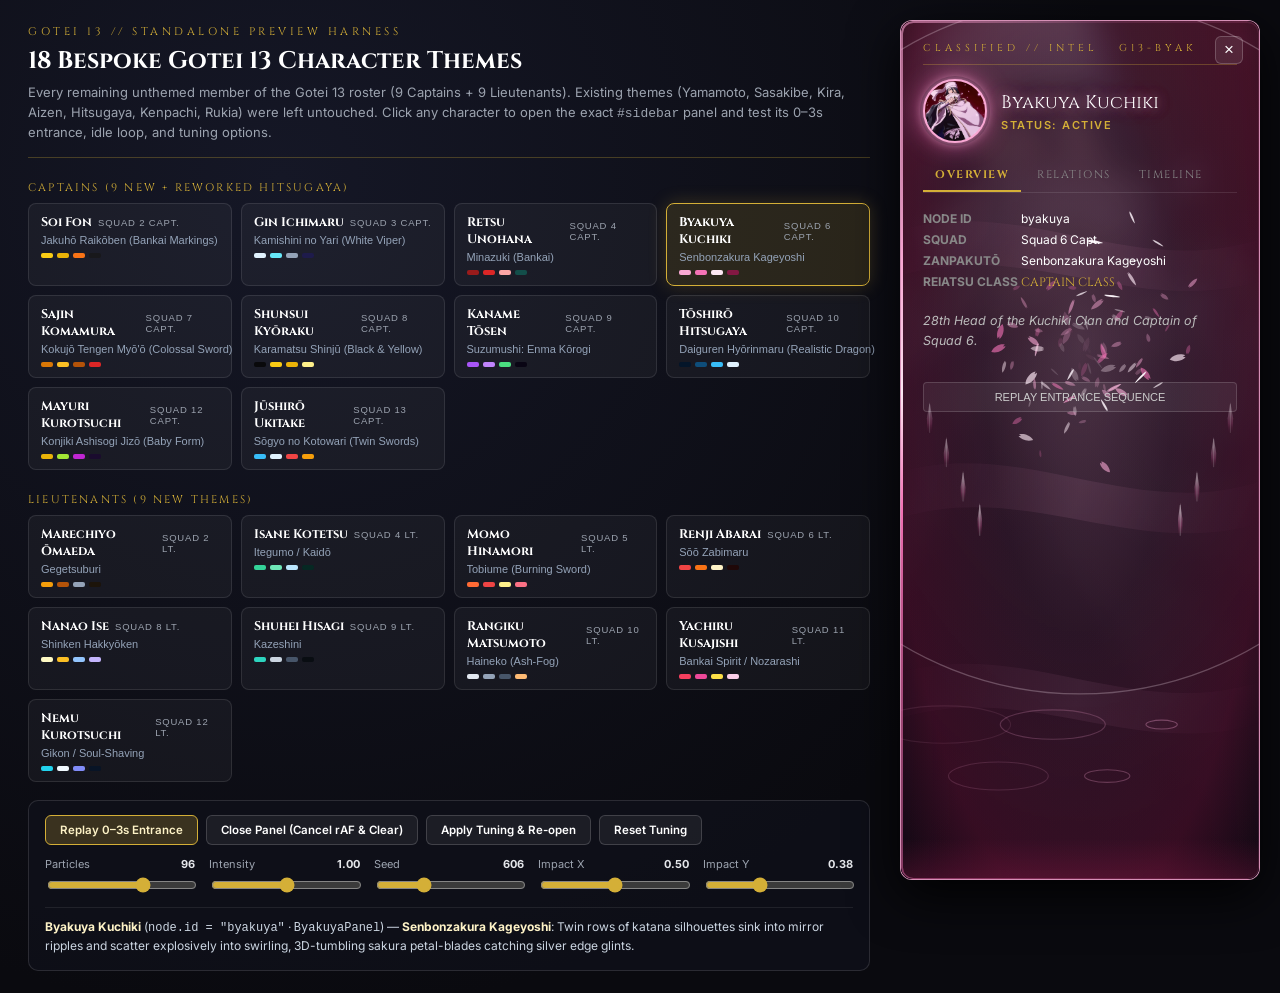
<file: demos/gotei13-demo.html>
<!DOCTYPE html>
<html lang="en">
<head>
  <meta charset="UTF-8" />
  <meta name="viewport" content="width=device-width, initial-scale=1.0" />
  <title>BLEACH — Gotei 13 Sidebar Theme Preview (18 New Themes)</title>
  <link rel="preconnect" href="https://fonts.googleapis.com" />
  <link rel="preconnect" href="https://fonts.gstatic.com" crossorigin />
  <link href="https://fonts.googleapis.com/css2?family=Cinzel:wght@600;700&family=Inter:wght@300;400;600&display=swap" rel="stylesheet" />

  <!-- All 18 newly crafted Gotei 13 + reworked Hitsugaya stylesheets -->
  <link rel="stylesheet" href="../panels/css/hitsugaya-panel.css" />
  <link rel="stylesheet" href="../panels/css/soifon-panel.css" />
  <link rel="stylesheet" href="../panels/css/omaeda-panel.css" />
  <link rel="stylesheet" href="../panels/css/gin-panel.css" />
  <link rel="stylesheet" href="../panels/css/unohana-panel.css" />
  <link rel="stylesheet" href="../panels/css/isane-panel.css" />
  <link rel="stylesheet" href="../panels/css/momo-panel.css" />
  <link rel="stylesheet" href="../panels/css/byakuya-panel.css" />
  <link rel="stylesheet" href="../panels/css/renji-panel.css" />
  <link rel="stylesheet" href="../panels/css/komamura-panel.css" />
  <link rel="stylesheet" href="../panels/css/shunsui-panel.css" />
  <link rel="stylesheet" href="../panels/css/nanao-panel.css" />
  <link rel="stylesheet" href="../panels/css/tosen-panel.css" />
  <link rel="stylesheet" href="../panels/css/hisagi-panel.css" />
  <link rel="stylesheet" href="../panels/css/rangiku-panel.css" />
  <link rel="stylesheet" href="../panels/css/yachiru-panel.css" />
  <link rel="stylesheet" href="../panels/css/mayuri-panel.css" />
  <link rel="stylesheet" href="../panels/css/nemu-panel.css" />
  <link rel="stylesheet" href="../panels/css/ukitake-panel.css" />

  <style>
    * { box-sizing: border-box; }
    body {
      margin: 0;
      min-height: 100vh;
      background: radial-gradient(circle at 22% 18%, #151726 0%, #0a0a0f 65%);
      color: #e5e7eb;
      font-family: 'Inter', sans-serif;
      display: flex;
      padding: 24px 410px 24px 28px;
    }

    /* Demo launcher panel (left) */
    .demo-shell {
      width: 100%;
      max-width: 900px;
      display: flex;
      flex-direction: column;
      gap: 18px;
    }
    .demo-header {
      border-bottom: 1px solid rgba(212, 175, 55, 0.28);
      padding-bottom: 14px;
    }
    .demo-kicker {
      font-family: 'Cinzel', serif;
      font-size: 11px;
      letter-spacing: 3.5px;
      color: #D4AF37;
      text-transform: uppercase;
      margin-bottom: 6px;
    }
    .demo-title {
      font-family: 'Cinzel', serif;
      font-size: 24px;
      margin: 0 0 6px 0;
      color: #fff;
    }
    .demo-sub {
      font-size: 13px;
      color: #9ca3af;
      margin: 0;
      line-height: 1.5;
    }

    .section-label {
      font-family: 'Cinzel', serif;
      font-size: 11px;
      letter-spacing: 2.2px;
      color: #D4AF37;
      text-transform: uppercase;
      margin: 4px 0 8px 0;
    }

    .roster-grid {
      display: grid;
      grid-template-columns: repeat(auto-fill, minmax(195px, 1fr));
      gap: 9px;
    }
    .char-btn {
      background: rgba(255, 255, 255, 0.04);
      border: 1px solid rgba(255, 255, 255, 0.10);
      border-radius: 8px;
      padding: 10px 12px;
      text-align: left;
      color: #e5e7eb;
      cursor: pointer;
      transition: all 0.2s ease;
      display: flex;
      flex-direction: column;
      gap: 3px;
    }
    .char-btn:hover {
      background: rgba(255, 255, 255, 0.09);
      border-color: rgba(212, 175, 55, 0.45);
      transform: translateY(-1px);
    }
    .char-btn.active {
      background: rgba(212, 175, 55, 0.14);
      border-color: #D4AF37;
      box-shadow: 0 0 18px rgba(212, 175, 55, 0.22);
    }
    .char-btn-top {
      display: flex;
      justify-content: space-between;
      align-items: center;
      gap: 6px;
    }
    .char-btn-name {
      font-family: 'Cinzel', serif;
      font-size: 12.5px;
      font-weight: 700;
      color: #fff;
    }
    .char-btn-squad {
      font-size: 9.5px;
      letter-spacing: 0.8px;
      color: #9ca3af;
      text-transform: uppercase;
    }
    .char-btn-power {
      font-size: 11px;
      color: #94a3b8;
      white-space: nowrap;
      overflow: hidden;
      text-overflow: ellipsis;
    }
    .swatch-row {
      display: flex;
      gap: 4px;
      margin-top: 4px;
    }
    .swatch {
      width: 12px;
      height: 5px;
      border-radius: 2px;
    }

    /* Live controls + brief card */
    .control-card {
      background: rgba(15, 16, 26, 0.82);
      border: 1px solid rgba(255, 255, 255, 0.12);
      border-radius: 10px;
      padding: 14px 16px;
      display: flex;
      flex-direction: column;
      gap: 12px;
    }
    .btn-row {
      display: flex;
      flex-wrap: wrap;
      gap: 8px;
    }
    .ctrl-btn {
      background: rgba(255, 255, 255, 0.06);
      border: 1px solid rgba(255, 255, 255, 0.16);
      color: #fff;
      font-family: 'Inter', sans-serif;
      font-size: 11.5px;
      font-weight: 600;
      padding: 7px 14px;
      border-radius: 6px;
      cursor: pointer;
      transition: all 0.2s;
    }
    .ctrl-btn:hover { background: rgba(212, 175, 55, 0.25); border-color: #D4AF37; }
    .ctrl-btn.primary { background: rgba(212, 175, 55, 0.22); border-color: #D4AF37; color: #fef3c7; }

    .tuning-grid {
      display: grid;
      grid-template-columns: repeat(auto-fit, minmax(150px, 1fr));
      gap: 10px 14px;
    }
    .tune-field {
      display: flex;
      flex-direction: column;
      gap: 4px;
      font-size: 11px;
      color: #9ca3af;
    }
    .tune-field label {
      display: flex;
      justify-content: space-between;
    }
    .tune-field strong { color: #e5e7eb; }
    .tune-field input[type="range"] { width: 100%; accent-color: #D4AF37; }
    .brief-box {
      font-size: 12px;
      color: #cbd5e1;
      line-height: 1.55;
      border-top: 1px solid rgba(255, 255, 255, 0.08);
      padding-top: 10px;
    }
    .brief-box strong { color: #fef3c7; }

    /* =====================================================================
       EXACT #sidebar layout & typography copied faithfully from index.html
       ===================================================================== */
    #sidebar {
      position: fixed;
      top: 20px;
      bottom: 20px;
      right: -420px;
      width: 360px;
      background: rgba(10, 10, 16, 0.92);
      border: 1px solid rgba(255, 255, 255, 0.15);
      border-radius: 12px;
      box-shadow: 0 15px 50px rgba(0, 0, 0, 0.9);
      z-index: 30;
      display: flex;
      flex-direction: column;
      gap: 0;
      transition: right 0.38s cubic-bezier(0.16, 1, 0.3, 1), border-color 0.35s ease, box-shadow 0.35s ease;
      overflow: hidden;
      backdrop-filter: blur(18px);
      -webkit-backdrop-filter: blur(18px);
    }
    #sidebar.open { right: 20px; }
    #sidebar-bg {
      position: absolute; top: 0; left: 0; right: 0; bottom: 0;
      background-size: cover; background-position: center 25%;
      background-repeat: no-repeat; z-index: 0;
      transition: background-image 0.4s ease, opacity 0.4s ease;
      opacity: 0.35; filter: blur(12px) saturate(1.3) brightness(0.8);
      transform: scale(1.1); pointer-events: none;
    }
    #sidebar-overlay {
      position: absolute; top: 0; left: 0; right: 0; bottom: 0;
      background: linear-gradient(to bottom, rgba(10, 10, 18, 0.4) 0%, rgba(10, 10, 18, 0.85) 40%, rgba(10, 10, 18, 0.98) 100%);
      z-index: 0; pointer-events: none;
    }
    #sidebar-content {
      padding: 20px 22px 35px 22px;
      height: 100%;
      overflow-y: auto;
      display: flex;
      flex-direction: column;
      position: relative;
      z-index: 2;
      scrollbar-width: thin;
      scrollbar-color: rgba(212, 175, 55, 0.5) rgba(15, 15, 25, 0.4);
    }
    .scroll-fade {
      position: absolute; bottom: 0; left: 0; right: 0; height: 40px;
      background: linear-gradient(to top, rgba(10, 10, 18, 0.95), transparent);
      pointer-events: none; z-index: 5;
      border-bottom-left-radius: 12px; border-bottom-right-radius: 12px;
    }
    #sidebar-close {
      position: absolute; top: 15px; right: 16px;
      background: rgba(255, 255, 255, 0.08);
      border: 1px solid rgba(255, 255, 255, 0.2);
      color: #fff; font-size: 17px; width: 28px; height: 28px;
      border-radius: 6px; cursor: pointer;
      display: flex; align-items: center; justify-content: center;
      transition: all 0.2s ease; z-index: 50;
    }
    #sidebar-close:hover { background: rgba(220, 38, 38, 0.45); border-color: #DC2626; }
    .sidebar-header-line {
      font-family: 'Cinzel', serif; color: #D4AF37; font-size: 10px; letter-spacing: 4px;
      margin-bottom: 14px; border-bottom: 1px solid rgba(212, 175, 55, 0.3); padding-bottom: 9px;
      padding-right: 40px; display: flex; justify-content: space-between; align-items: center;
    }
    .char-header { display: flex; align-items: center; gap: 14px; margin-bottom: 16px; }
    #s-avatar {
      width: 64px; height: 64px; border-radius: 50%;
      background-color: #0F1318; background-size: cover; background-position: center 20%;
      display: flex; align-items: center; justify-content: center;
      font-family: 'Cinzel', serif; font-size: 22px; font-weight: 700; color: #fff;
      border: 2px solid rgba(255, 255, 255, 0.2); box-shadow: 0 4px 20px rgba(0, 0, 0, 0.6);
      flex-shrink: 0; transition: all 0.3s cubic-bezier(0.16, 1, 0.3, 1);
    }
    .char-title-block { display: flex; flex-direction: column; justify-content: center; min-width: 0; }
    .char-name { font-family: 'Cinzel', serif; font-size: 18px; color: #fff; margin: 0 0 3px 0; }
    .char-meta { font-size: 11px; color: #D4AF37; text-transform: uppercase; letter-spacing: 1.5px; font-weight: 600; }
    .dossier-tabs { display: flex; border-bottom: 1px solid rgba(255, 255, 255, 0.1); margin-bottom: 15px; gap: 4px; }
    .tab-btn {
      background: transparent; border: none; border-bottom: 2px solid transparent;
      color: #888; font-family: 'Cinzel', serif; font-size: 11px; letter-spacing: 1.5px;
      padding: 8px 12px; cursor: pointer;
    }
    .tab-btn.active { color: #D4AF37; border-bottom-color: #D4AF37; font-weight: 700; }
    .char-desc { font-size: 12.5px; color: #bbb; line-height: 1.6; margin-bottom: 16px; font-style: italic; }
    .action-bar { display: flex; gap: 8px; margin-top: 15px; margin-bottom: 12px; }
    .action-btn {
      background: rgba(255, 255, 255, 0.06); border: 1px solid rgba(255, 255, 255, 0.15);
      color: #ccc; font-size: 11px; padding: 8px 14px; border-radius: 4px;
      cursor: pointer; width: 100%; display: flex; align-items: center; justify-content: center; gap: 6px;
    }
    .action-btn:hover { background: rgba(212, 175, 55, 0.25); border-color: #D4AF37; color: #fff; }

    @media (max-width: 820px) {
      body { padding: 16px 16px 600px 16px; }
      #sidebar { left: 16px; right: 16px; width: auto; top: auto; bottom: 16px; height: 540px; }
    }
  </style>
</head>
<body>
  <main class="demo-shell">
    <header class="demo-header">
      <div class="demo-kicker">Gotei 13 // Standalone Preview Harness</div>
      <h1 class="demo-title">18 Bespoke Gotei 13 Character Themes</h1>
      <p class="demo-sub">
        Every remaining unthemed member of the Gotei 13 roster (9 Captains + 9 Lieutenants).
        Existing themes (Yamamoto, Sasakibe, Kira, Aizen, Hitsugaya, Kenpachi, Rukia) were left untouched.
        Click any character to open the exact <code>#sidebar</code> panel and test its 0–3s entrance, idle loop, and tuning options.
      </p>
    </header>

    <section>
      <div class="section-label">Captains (9 New + Reworked Hitsugaya)</div>
      <div class="roster-grid" id="grid-captains"></div>
    </section>

    <section>
      <div class="section-label">Lieutenants (9 New Themes)</div>
      <div class="roster-grid" id="grid-lieutenants"></div>
    </section>

    <section class="control-card">
      <div class="btn-row">
        <button class="ctrl-btn primary" id="btn-replay">Replay 0–3s Entrance</button>
        <button class="ctrl-btn" id="btn-close">Close Panel (Cancel rAF &amp; Clear)</button>
        <button class="ctrl-btn" id="btn-apply">Apply Tuning &amp; Re-open</button>
        <button class="ctrl-btn" id="btn-reset">Reset Tuning</button>
      </div>
      <div class="tuning-grid">
        <div class="tune-field">
          <label><span>Particles</span><strong id="val-particles">48</strong></label>
          <input type="range" id="opt-particles" min="12" max="140" step="2" value="48" />
        </div>
        <div class="tune-field">
          <label><span>Intensity</span><strong id="val-intensity">1.00</strong></label>
          <input type="range" id="opt-intensity" min="0.4" max="1.6" step="0.05" value="1.0" />
        </div>
        <div class="tune-field">
          <label><span>Seed</span><strong id="val-seed">606</strong></label>
          <input type="range" id="opt-seed" min="1" max="2000" step="1" value="606" />
        </div>
        <div class="tune-field">
          <label><span>Impact X</span><strong id="val-ix">0.50</strong></label>
          <input type="range" id="opt-ix" min="0.1" max="0.9" step="0.02" value="0.50" />
        </div>
        <div class="tune-field">
          <label><span>Impact Y</span><strong id="val-iy">0.42</strong></label>
          <input type="range" id="opt-iy" min="0.1" max="0.9" step="0.02" value="0.42" />
        </div>
      </div>
      <div class="brief-box" id="brief-box">Select a character above to inspect its visual brief.</div>
    </section>
  </main>

  <!-- Exact #sidebar DOM matching index.html -->
  <div id="sidebar">
    <div id="sidebar-bg"></div>
    <div id="sidebar-overlay"></div>
    <div class="scroll-fade"></div>
    <div id="sidebar-content">
      <button id="sidebar-close" title="Close dossier">&times;</button>
      <div class="sidebar-header-line">
        <span>CLASSIFIED // INTEL</span>
        <span id="s-id-code">G13-06</span>
      </div>
      <div class="char-header">
        <div class="char-avatar" id="s-avatar">BK</div>
        <div class="char-title-block">
          <div class="char-name" id="s-name">Select Character</div>
          <div class="char-meta" id="s-meta">STATUS: ACTIVE</div>
        </div>
      </div>
      <div class="dossier-tabs">
        <button class="tab-btn active">OVERVIEW</button>
        <button class="tab-btn">RELATIONS</button>
        <button class="tab-btn">TIMELINE</button>
      </div>
      <div style="font-size: 12px; margin-bottom: 18px; color: rgba(255,255,255,0.72); line-height: 1.75;">
        <div><strong style="color:#888; display:inline-block; width:95px;">NODE ID</strong> <span id="s-node-id" style="color:#fff;">—</span></div>
        <div><strong style="color:#888; display:inline-block; width:95px;">SQUAD</strong> <span id="s-squad" style="color:#fff;">—</span></div>
        <div><strong style="color:#888; display:inline-block; width:95px;">ZANPAKUTŌ</strong> <span id="s-zanpakuto" style="color:#fff;">—</span></div>
        <div><strong style="color:#888; display:inline-block; width:95px;">REIATSU CLASS</strong> <span id="s-tier" style="color:#D4AF37; font-family:'Cinzel', serif;">CAPTAIN CLASS</span></div>
      </div>
      <div class="char-desc" id="s-desc">Select any Gotei 13 member from the left to preview their animated sidebar effect.</div>
      <div class="action-bar">
        <button class="action-btn" id="btn-sidebar-replay">REPLAY ENTRANCE SEQUENCE</button>
      </div>
    </div>
  </div>

  <!-- All 18 newly crafted Gotei 13 + reworked Hitsugaya scripts -->
  <script src="../panels/js/hitsugaya-panel.js"></script>
  <script src="../panels/js/soifon-panel.js"></script>
  <script src="../panels/js/omaeda-panel.js"></script>
  <script src="../panels/js/gin-panel.js"></script>
  <script src="../panels/js/unohana-panel.js"></script>
  <script src="../panels/js/isane-panel.js"></script>
  <script src="../panels/js/momo-panel.js"></script>
  <script src="../panels/js/byakuya-panel.js"></script>
  <script src="../panels/js/renji-panel.js"></script>
  <script src="../panels/js/komamura-panel.js"></script>
  <script src="../panels/js/shunsui-panel.js"></script>
  <script src="../panels/js/nanao-panel.js"></script>
  <script src="../panels/js/tosen-panel.js"></script>
  <script src="../panels/js/hisagi-panel.js"></script>
  <script src="../panels/js/rangiku-panel.js"></script>
  <script src="../panels/js/yachiru-panel.js"></script>
  <script src="../panels/js/mayuri-panel.js"></script>
  <script src="../panels/js/nemu-panel.js"></script>
  <script src="../panels/js/ukitake-panel.js"></script>

  <script>
    (function () {
      'use strict';

      const CHARACTERS = [
        // Captains (10 — 9 new + reworked Hitsugaya)
        { id: 'soi_fon',   role: 'captain', squad: 'Squad 2 Capt.', name: 'Soi Fon', initials: 'SF', api: 'SoifonPanel', img: '../assets/portraits/Soi Fon.jpg', zanpakuto: 'Jakuhō Raikōben (Bankai Markings)', palette: ['#facc15', '#eab308', '#f97316', '#18181b'], defaults: { particles: 46, intensity: 1.0, seed: 202, impact: [0.50, 0.46] }, desc: 'Captain of Squad 2 and Commander-in-Chief of the Onmitsukidō. Master of Hakuda and Shunpo.', brief: 'Bold black-and-gold Bankai hornet stripe bands, grand Hōmonka hornet marking & segmented lock-on reticle detonate under an incoming Jakuhō Raikōben missile strike.' },
        { id: 'gin',       role: 'captain', squad: 'Squad 3 Capt.', name: 'Gin Ichimaru', initials: 'GI', api: 'GinPanel', img: '../assets/portraits/Gin Ichimaru.jpg', zanpakuto: 'Kamishini no Yari (White Viper)', palette: ['#e0f2fe', '#67e8f9', '#94a3b8', '#1e1b4b'], defaults: { particles: 54, intensity: 1.0, seed: 303, impact: [0.50, 0.38] }, desc: 'Former Captain of Squad 3 wielding the supersonic extending blade Kamishini no Yari.', brief: 'Hypnotic cyan slit snake eyes open in the dark, unleashing a Mach-500 fang-strike as an articulated white-silver spectral viper coils across the backdrop shedding venomous Korose dust.' },
        { id: 'unohana',   role: 'captain', squad: 'Squad 4 Capt.', name: 'Retsu Unohana', initials: 'RU', api: 'UnohanaPanel', img: '../assets/portraits/Unohana.jpg', zanpakuto: 'Minazuki (Bankai)', palette: ['#991b1b', '#dc2626', '#fca5a5', '#134e4a'], defaults: { particles: 46, intensity: 1.0, seed: 404, impact: [0.50, 0.45] }, desc: 'Captain of Squad 4, supreme healer of Soul Society, and secretly Yachiru Unohana, the First Kenpachi.', brief: 'Serene Squad 4 jade-teal healing aura splits open under a diagonal crimson katana arc as viscous dark-red Minazuki blood-acid tides surge upward.' },
        { id: 'byakuya',   role: 'captain', squad: 'Squad 6 Capt.', name: 'Byakuya Kuchiki', initials: 'BK', api: 'ByakuyaPanel', img: '../assets/portraits/Byakuya Kuchiki.jpg', zanpakuto: 'Senbonzakura Kageyoshi', palette: ['#f9a8d4', '#f472b6', '#fce7f3', '#831843'], defaults: { particles: 96, intensity: 1.0, seed: 606, impact: [0.50, 0.38] }, desc: '28th Head of the Kuchiki Clan and Captain of Squad 6.', brief: 'Twin rows of katana silhouettes sink into mirror ripples and scatter explosively into swirling, 3D-tumbling sakura petal-blades catching silver edge glints.' },
        { id: 'komamura',  role: 'captain', squad: 'Squad 7 Capt.', name: 'Sajin Komamura', initials: 'SK', api: 'KomamuraPanel', img: '../assets/portraits/Sajin Komamura.jpg', zanpakuto: "Kokujō Tengen Myō'ō (Colossal Sword)", palette: ['#d97706', '#fbbf24', '#b45309', '#dc2626'], defaults: { particles: 50, intensity: 1.0, seed: 707, impact: [0.54, 0.82] }, desc: 'Former Captain of Squad 7 who wields a colossal armored samurai Bankai and Dangai Jōe.', brief: 'Kokujō Tengen Myō\'ō\'s towering greatsword crashes straight down into the floor, shattering molten gold fissures outward while levitating stone rubble & Dangai Jōe embers rise.' },
        { id: 'shunsui',   role: 'captain', squad: 'Squad 8 Capt.', name: 'Shunsui Kyōraku', initials: 'SK', api: 'ShunsuiPanel', img: '../assets/portraits/Shunsui Kyōraku.jpg', zanpakuto: 'Karamatsu Shinjū (Black & Yellow)', palette: ['#09090b', '#facc15', '#eab308', '#fef08a'], defaults: { particles: 48, intensity: 1.0, seed: 808, impact: [0.50, 0.42] }, desc: 'Captain of Squad 8 and later Captain-Commander of the Gotei 13.', brief: 'Stark black-and-yellow Bankai stage: pitch-black Kageoni shadow tendrils & abyssal water ripples pierced by luminous imperial-yellow Act IV fate-threads and drifting gold autumn petals.' },
        { id: 'tosen',     role: 'captain', squad: 'Squad 9 Capt.', name: 'Kaname Tōsen', initials: 'KT', api: 'TosenPanel', img: '../assets/portraits/Kaname Tōsen.jpg', zanpakuto: 'Suzumushi: Enma Kōrogi', palette: ['#a855f7', '#c084fc', '#4ade80', '#090514'], defaults: { particles: 44, intensity: 1.0, seed: 909, impact: [0.50, 0.42] }, desc: 'Former Captain of Squad 9 wielding acoustic blade Suzumushi and the pitch-void dome Enma Kōrogi.', brief: 'Pitch-black sensory dome expands with a sharp violet ping, giving way to rhythmic cricket-stridulation sonar waves and orbiting spectral Benihikō needle-blades.' },
        { id: 'hitsugaya', role: 'captain', squad: 'Squad 10 Capt.', name: 'Tōshirō Hitsugaya', initials: 'TH', api: 'HitsugayaPanel', img: '../assets/panels/Hitsugaya Dragon.jpg', zanpakuto: 'Daiguren Hyōrinmaru (Realistic Dragon)', palette: ['#041529', '#0e4d7a', '#38bdf8', '#e0f2fe'], defaults: { particles: 48, intensity: 1.0, seed: 10, impact: [0.42, 0.34] }, desc: 'Prodigious Captain of Squad 10 wielding Hyōrinmaru, the strongest ice-element Zanpakutō.', brief: 'Sculpted glacial-sapphire Ice Dragon modeled on Hitsugaya Dragon.jpg: faceted crystalline wings with frost-veined membranes, spiked ice-crown head with blazing white eyes, coiled tail & frost breath.' },
        { id: 'mayuri',    role: 'captain', squad: 'Squad 12 Capt.', name: 'Mayuri Kurotsuchi', initials: 'MK', api: 'MayuriPanel', img: '../assets/portraits/Mayuri Kurotsuchi.jpg', zanpakuto: 'Konjiki Ashisogi Jizō (Baby Form)', palette: ['#eab308', '#a3e635', '#c026d3', '#1a0b2e'], defaults: { particles: 56, intensity: 1.0, seed: 1212, impact: [0.50, 0.50] }, desc: 'Macabre scientist and Captain of Squad 12, 2nd President of the S.R.D.I.', brief: 'Giant golden caterpillar-baby Bankai rises out of volumetric violet-chartreuse poison mist with a turning golden halo, eerie glowing staring eyes, chest blades & exhaling toxic clouds.' },
        { id: 'ukitake',   role: 'captain', squad: 'Squad 13 Capt.', name: 'Jūshirō Ukitake', initials: 'JU', api: 'UkitakePanel', img: '../assets/portraits/Jūshirō Ukitake.jpg', zanpakuto: 'Sōgyo no Kotowari (Twin Swords)', palette: ['#38bdf8', '#e0f2fe', '#ef4444', '#f59e0b'], defaults: { particles: 44, intensity: 1.0, seed: 1313, impact: [0.50, 0.50] }, desc: 'Beloved Captain of Squad 13 wielding twin-blade Sōgyo no Kotowari and host to Mimihagi.', brief: 'Twin reverse-hooked Sōgyo no Kotowari blades unsheathe diagonally from behind the center, linked by a swaying crimson cord with 5 glowing ofuda charms channeling cerulean spirit energy.' },

        // Lieutenants (9)
        { id: 'omaeda',   role: 'lt', squad: 'Squad 2 Lt.', name: 'Marechiyo Ōmaeda', initials: 'MŌ', api: 'OmaedaPanel', img: '../assets/portraits/Marechiyo Ōmaeda.jpg', zanpakuto: 'Gegetsuburi', palette: ['#f59e0b', '#b45309', '#94a3b8', '#1c140a'], defaults: { particles: 40, intensity: 1.0, seed: 212, impact: [0.62, 0.68] }, desc: 'Affluent Lieutenant of Squad 2 and Patrol Unit Commander.', brief: 'Spiked iron Gegetsuburi flail swings down on a forged chain, detonating concentric brass-gold shock-rings before settling into a heavy pendulum sway.' },
        { id: 'isane',    role: 'lt', squad: 'Squad 4 Lt.', name: 'Isane Kotetsu', initials: 'IK', api: 'IsanePanel', img: '../assets/portraits/Isane Kotetsu.jpg', zanpakuto: 'Itegumo / Kaidō', palette: ['#34d399', '#6ee7b7', '#bae6fd', '#062823'], defaults: { particles: 44, intensity: 1.0, seed: 414, impact: [0.50, 0.46] }, desc: 'Devoted Lieutenant (later Captain) of Squad 4 and master of restorative Kaidō.', brief: 'Triple silver Itegumo blade-glints fan apart as soft jade-mint Kaidō healing waves and medical cross-runes float upward through pastel snow-cloud wisps.' },
        { id: 'momo',     role: 'lt', squad: 'Squad 5 Lt.', name: 'Momo Hinamori', initials: 'MH', api: 'MomoPanel', img: '../assets/portraits/Momo Hinamori.jpg', zanpakuto: 'Tobiume (Burning Sword)', palette: ['#ff6b35', '#ef4444', '#fef08a', '#fb7185'], defaults: { particles: 56, intensity: 1.0, seed: 505, impact: [0.62, 0.56] }, desc: 'Lieutenant of Squad 5 wielding the scorching three-pronged fire-blade Tobiume.', brief: 'Tobiume\'s forked three-pronged blade ignites white-hot hilt-to-tip with licking flame veils, launching fireballs directly off its burning prongs into scorched 5-ray bursts.' },
        { id: 'renji',    role: 'lt', squad: 'Squad 6 Lt.', name: 'Renji Abarai', initials: 'RA', api: 'RenjiPanel', img: '../assets/portraits/Renji Abarai.jpg', zanpakuto: 'Sōō Zabimaru', palette: ['#ef4444', '#f97316', '#fef3c7', '#1f0808'], defaults: { particles: 46, intensity: 1.0, seed: 616, impact: [0.50, 0.44] }, desc: 'Fierce Lieutenant of Squad 6 wielding articulated bone-whip Zabimaru.', brief: 'Segmented ivory-crimson Zabimaru whip cracks across impact with beast-claw streaks, coiling into a breathing skeletal spine amid vermilion-orange sparks.' },
        { id: 'nanao',    role: 'lt', squad: 'Squad 8 Lt.', name: 'Nanao Ise', initials: 'NI', api: 'NanaoPanel', img: '../assets/portraits/Nanao Ise.jpg', zanpakuto: 'Shinken Hakkyōken', palette: ['#fef9c3', '#fbbf24', '#93c5fd', '#c4b5fd'], defaults: { particles: 40, intensity: 1.0, seed: 818, impact: [0.50, 0.38] }, desc: 'Methodical Lieutenant of Squad 8 (later Squad 1) and sole wielder of the sacred mirror sword.', brief: 'Eight golden octagonal mirror facets lock into a Bakudō lattice and refract pure white divine light outward into eight shimmering prismatic shafts.' },
        { id: 'hisagi',   role: 'lt', squad: 'Squad 9 Lt.', name: 'Shuhei Hisagi', initials: 'SH', api: 'HisagiPanel', img: '../assets/portraits/Shuhei Hisagi.jpg', zanpakuto: 'Kazeshini', palette: ['#2dd4bf', '#cbd5e1', '#475569', '#090d12'], defaults: { particles: 40, intensity: 1.0, seed: 969, impact: [0.50, 0.46] }, desc: 'Lieutenant of Squad 9 wielding twin chained reaper-scythes Kazeshini.', brief: 'Twin double-bladed Kazeshini pinwheel scythes clash sparks at center, then orbit on opposite arcs linked by a swaying black-iron chain amidst teal wind trails.' },
        { id: 'rangiku',  role: 'lt', squad: 'Squad 10 Lt.', name: 'Rangiku Matsumoto', initials: 'RM', api: 'RangikuPanel', img: '../assets/portraits/Rangiku Matsumoto.jpg', zanpakuto: 'Haineko (Ash-Fog)', palette: ['#e2e8f0', '#94a3b8', '#475569', '#fdba74'], defaults: { particles: 56, intensity: 1.0, seed: 1010, impact: [0.50, 0.46] }, desc: 'Free-spirited Lieutenant of Squad 10 whose blade dissolves into billowing razor-ash fog.', brief: 'Silver blade vaporizes tip-to-hilt into 3 parallax tiers of volumetric rolling ash-fog banks, punctuated by suspended silver ash specks and silent blade glints slicing through the mist.' },
        { id: 'yachiru',  role: 'lt', squad: 'Squad 11 Lt.', name: 'Yachiru Kusajishi', initials: 'YK', api: 'YachiruPanel', img: '../assets/portraits/Yachiru Kusajishi.jpg', zanpakuto: 'Bankai Spirit / Nozarashi', palette: ['#f43f5e', '#ec4899', '#fde047', '#fbcfe8'], defaults: { particles: 54, intensity: 1.0, seed: 1111, impact: [0.50, 0.48] }, desc: 'Lieutenant of Squad 11 and the true manifested Bankai Spirit of Nozarashi.', brief: 'Yachiru\'s towering crimson-magenta Bankai Oni-Spirit ascends from the abyss with curved glowing horns, blazing golden feral eyes, undulating spirit flame-mane, and staggered spectral mimic slashes.' },
        { id: 'nemu',     role: 'lt', squad: 'Squad 12 Lt.', name: 'Nemu Kurotsuchi', initials: 'NK', api: 'NemuPanel', img: '../assets/portraits/Nemu Kurotsuchi.jpg', zanpakuto: 'Gikon / Soul-Shaving', palette: ['#22d3ee', '#f0f9ff', '#818cf8', '#081426'], defaults: { particles: 44, intensity: 1.0, seed: 1207, impact: [0.50, 0.40] }, desc: 'Artificial Soul (Nemuri VII) and Lieutenant of Squad 12 capable of explosive soul-shaving overdrive.', brief: 'Artificial-soul telemetry ring locks and fires cyan Mach rings along branching 45° bio-neural circuit filaments pulsing with white synaptic packets.' }
      ];

      const sidebar = document.getElementById('sidebar');
      const sidebarBg = document.getElementById('sidebar-bg');
      const sAvatar = document.getElementById('s-avatar');
      const sName = document.getElementById('s-name');
      const sIdCode = document.getElementById('s-id-code');
      const sNodeId = document.getElementById('s-node-id');
      const sSquad = document.getElementById('s-squad');
      const sZanpakuto = document.getElementById('s-zanpakuto');
      const sTier = document.getElementById('s-tier');
      const sDesc = document.getElementById('s-desc');
      const briefBox = document.getElementById('brief-box');

      const optParticles = document.getElementById('opt-particles');
      const optIntensity = document.getElementById('opt-intensity');
      const optSeed = document.getElementById('opt-seed');
      const optIx = document.getElementById('opt-ix');
      const optIy = document.getElementById('opt-iy');

      const instances = {};
      let activeChar = null;

      function attachOne(ch, customOpts) {
        const api = window[ch.api];
        if (!api || !api.attach) return null;
        if (instances[ch.id]) instances[ch.id].destroy();
        instances[ch.id] = api.attach(sidebar, customOpts || ch.defaults);
        return instances[ch.id];
      }

      // Pre-attach all 18 panels simultaneously (verifies zero CSS/DOM collision)
      CHARACTERS.forEach(ch => attachOne(ch));

      function closeAll() {
        CHARACTERS.forEach(ch => { if (instances[ch.id]) instances[ch.id].close(); });
      }

      function syncSliders(opts) {
        optParticles.value = opts.particles;
        optIntensity.value = opts.intensity;
        optSeed.value = opts.seed;
        optIx.value = opts.impact[0];
        optIy.value = opts.impact[1];
        updateSliderReadouts();
      }

      function updateSliderReadouts() {
        document.getElementById('val-particles').textContent = optParticles.value;
        document.getElementById('val-intensity').textContent = Number(optIntensity.value).toFixed(2);
        document.getElementById('val-seed').textContent = optSeed.value;
        document.getElementById('val-ix').textContent = Number(optIx.value).toFixed(2);
        document.getElementById('val-iy').textContent = Number(optIy.value).toFixed(2);
      }

      [optParticles, optIntensity, optSeed, optIx, optIy].forEach(inp =>
        inp.addEventListener('input', updateSliderReadouts)
      );

      function selectCharacter(ch, keepTuning) {
        activeChar = ch;
        closeAll();

        document.querySelectorAll('.char-btn').forEach(b =>
          b.classList.toggle('active', b.dataset.id === ch.id)
        );

        sName.textContent = ch.name;
        sIdCode.textContent = 'G13-' + ch.id.toUpperCase().slice(0, 4);
        sNodeId.textContent = ch.id;
        sSquad.textContent = ch.squad;
        sZanpakuto.textContent = ch.zanpakuto;
        sTier.textContent = ch.role === 'captain' ? 'CAPTAIN CLASS' : 'LIEUTENANT CLASS';
        sDesc.textContent = ch.desc;

        sAvatar.textContent = '';
        sAvatar.style.backgroundImage = "url('" + encodeURI(ch.img) + "')";
        sidebarBg.style.backgroundImage = "url('" + encodeURI(ch.img) + "')";
        sidebarBg.style.opacity = '0.38';

        if (!keepTuning) syncSliders(ch.defaults);

        briefBox.innerHTML =
          '<strong>' + ch.name + '</strong> (<code>node.id = "' + ch.id + '"</code> · <code>' + ch.api + '</code>) — ' +
          '<strong>' + ch.zanpakuto + '</strong>: ' + ch.brief;

        sidebar.classList.add('open');
        if (instances[ch.id]) instances[ch.id].open();
      }

      // Build selector grids
      const capGrid = document.getElementById('grid-captains');
      const ltGrid = document.getElementById('grid-lieutenants');
      CHARACTERS.forEach(ch => {
        const btn = document.createElement('button');
        btn.className = 'char-btn';
        btn.dataset.id = ch.id;
        btn.innerHTML =
          '<div class="char-btn-top"><span class="char-btn-name">' + ch.name + '</span><span class="char-btn-squad">' + ch.squad + '</span></div>' +
          '<div class="char-btn-power">' + ch.zanpakuto + '</div>' +
          '<div class="swatch-row">' + ch.palette.map(c => '<span class="swatch" style="background:' + c + '"></span>').join('') + '</div>';
        btn.addEventListener('click', () => selectCharacter(ch, false));
        (ch.role === 'captain' ? capGrid : ltGrid).appendChild(btn);
      });

      function replayActive() {
        if (!activeChar) return;
        sidebar.classList.add('open');
        if (instances[activeChar.id]) instances[activeChar.id].open();
      }

      document.getElementById('btn-replay').addEventListener('click', replayActive);
      document.getElementById('btn-sidebar-replay').addEventListener('click', replayActive);

      function closeSidebar() {
        closeAll();
        sidebar.classList.remove('open');
      }
      document.getElementById('btn-close').addEventListener('click', closeSidebar);
      document.getElementById('sidebar-close').addEventListener('click', closeSidebar);

      document.getElementById('btn-apply').addEventListener('click', () => {
        if (!activeChar) return;
        const custom = {
          particles: Number(optParticles.value),
          intensity: Number(optIntensity.value),
          seed: Number(optSeed.value),
          impact: [Number(optIx.value), Number(optIy.value)]
        };
        attachOne(activeChar, custom);
        selectCharacter(activeChar, true);
      });

      document.getElementById('btn-reset').addEventListener('click', () => {
        if (!activeChar) return;
        attachOne(activeChar, activeChar.defaults);
        selectCharacter(activeChar, false);
      });

      // Open Byakuya initially on load
      selectCharacter(CHARACTERS.find(c => c.id === 'byakuya'), false);
    })();
  </script>
</body>
</html>
</file>
<file: panels/css/hitsugaya-panel.css>
/* ==========================================================================
   hitsugaya-panel.css - Tōshirō Hitsugaya (Daiguren Hyōrinmaru / 氷輪丸)
   Realistic glacial-sapphire sculpted Ice Dragon modeled on Hitsugaya's
   dragon art: faceted crystalline wings with internal frost veins, spiked
   ice-crown head with blazing white eyes, coiled tail, frost breath & snow.
   ========================================================================== */
@property --hg-angle { syntax: '<angle>'; inherits: false; initial-value: 0deg; }
@property --hg-r { syntax: '<percentage>'; inherits: false; initial-value: 0%; }

:where(.hitsugaya-panel) { position: relative; overflow: hidden; }
.hg-layer { position: absolute; inset: 0; border-radius: inherit; pointer-events: none; opacity: 0; }

/* Sub-zero deep sapphire glacial atmospheric wash (behind content) */
.hg-wash {
  z-index: 1;
  background:
    radial-gradient(ellipse at var(--hg-ix, 42%) var(--hg-iy, 34%), rgba(56, 189, 248, 0.22), rgba(14, 116, 144, 0.16) 40%, rgba(4, 21, 41, 0.72) 84%, transparent 100%),
    linear-gradient(to bottom, rgba(34, 167, 216, 0.10) 0%, rgba(8, 47, 73, 0.22) 50%, rgba(2, 10, 24, 0.78) 100%);
  -webkit-mask-image: radial-gradient(ellipse at var(--hg-ix, 42%) var(--hg-iy, 34%), #000 var(--hg-r), transparent calc(var(--hg-r) + 36%));
          mask-image: radial-gradient(ellipse at var(--hg-ix, 42%) var(--hg-iy, 34%), #000 var(--hg-r), transparent calc(var(--hg-r) + 36%));
}
.hitsugaya-panel.hg-open .hg-wash {
  opacity: 1;
  animation: hg-wash-spread 1.35s cubic-bezier(.16, 1, .3, 1) both;
}
@keyframes hg-wash-spread { from { --hg-r: 0%; } to { --hg-r: 100%; } }

/* Dynamic 60 FPS Realistic Glacial Ice Dragon Canvas (behind text) */
.hg-canvas {
  z-index: 1;
  width: 100%;
  height: 100%;
  transition: opacity 0.55s cubic-bezier(.16, 1, .3, 1);
}
.hitsugaya-panel.hg-open .hg-canvas { opacity: 1; }

/* Cold blinding eye-ignition frost flash (thin, low-opacity, pointer-events: none) */
.hg-flash {
  z-index: 6;
  background: radial-gradient(circle at var(--hg-ix, 42%) var(--hg-iy, 34%), rgba(240, 249, 255, 0.58), rgba(56, 189, 248, 0.24) 20%, transparent 52%);
  transform-origin: var(--hg-ix, 42%) var(--hg-iy, 34%);
}
.hitsugaya-panel.hg-open .hg-flash {
  animation: hg-glacier-flash 1.25s ease-out 0.45s both;
}
@keyframes hg-glacier-flash {
  0%   { opacity: 0; transform: scale(0.5); }
  24%  { opacity: 0.80; transform: scale(1.06); }
  100% { opacity: 0; transform: scale(1.42); }
}

/* Authentic Ice Hanko Seal with "氷輪丸" (Hyōrinmaru) */
.hg-seal {
  z-index: 3;
  inset: auto;
  width: 44px;
  height: 44px;
  pointer-events: none;
  transform: translate(-50%, -50%) scale(0);
}
.hitsugaya-panel.hg-open .hg-seal {
  animation: hg-seal-stamp 0.65s cubic-bezier(.2, .9, .3, 1.3) 0.85s both;
}
@keyframes hg-seal-stamp {
  0%   { opacity: 0; transform: translate(-50%, -50%) scale(2.2) rotate(22deg); }
  62%  { opacity: 0.92; transform: translate(-50%, -50%) scale(0.94) rotate(-2deg); }
  100% { opacity: 0.88; transform: translate(-50%, -50%) scale(1) rotate(0deg); }
}

/* Rotating glacial-sapphire & diamond-white border glint (6s) */
.hg-ring {
  z-index: 7;
  padding: 1.5px;
  background: conic-gradient(from var(--hg-angle),
    rgba(56, 189, 248, 0.14) 0 46%,
    #0284c7 62%, #38bdf8 72%, #f0f9ff 80%, #7dd3fc 90%,
    rgba(56, 189, 248, 0.14) 100%);
  -webkit-mask: linear-gradient(#000 0 0) content-box, linear-gradient(#000 0 0);
  -webkit-mask-composite: xor;
          mask: linear-gradient(#000 0 0) content-box exclude, linear-gradient(#000 0 0);
  transition: opacity 0.55s ease;
}
.hitsugaya-panel.hg-open .hg-ring {
  opacity: 1;
  animation: hg-spin 6s linear infinite;
}
@keyframes hg-spin { to { --hg-angle: 360deg; } }

/* Existing sidebar hooks */
.hitsugaya-panel.hg-open {
  border-color: rgba(125, 211, 252, 0.90) !important;
  animation: hg-pulse 3s infinite ease-in-out;
}
@keyframes hg-pulse {
  0%, 100% { box-shadow: 0 0 32px rgba(56, 189, 248, 0.38), inset 0 0 24px rgba(14, 165, 233, 0.16); }
  50%      { box-shadow: 0 0 50px rgba(56, 189, 248, 0.66), inset 0 0 34px rgba(224, 242, 254, 0.24); }
}
.hitsugaya-panel.hg-open #s-avatar {
  border-color: #e0f2fe !important;
  box-shadow: 0 0 24px rgba(56, 189, 248, 0.95), 0 0 14px rgba(2, 132, 199, 0.78), 0 0 0 3px rgba(2, 10, 24, 0.88) !important;
}
.hitsugaya-panel.hg-open .char-name {
  text-shadow: 0 0 12px rgba(125, 211, 252, 0.82), 0 0 24px rgba(2, 132, 199, 0.55);
}
.hitsugaya-panel.hg-open .scroll-fade {
  background: linear-gradient(to top, rgba(6, 32, 58, 0.56), transparent);
}

@media (prefers-reduced-motion: reduce) {
  .hg-flash { display: none; }
  .hitsugaya-panel.hg-open,
  .hitsugaya-panel.hg-open .hg-wash,
  .hitsugaya-panel.hg-open .hg-ring,
  .hitsugaya-panel.hg-open .hg-seal { animation: none !important; }
  .hitsugaya-panel.hg-open .hg-wash { --hg-r: 100%; opacity: 0.92; }
  .hitsugaya-panel.hg-open .hg-seal { opacity: 0.85; transform: translate(-50%, -50%) scale(1); }
}
</file>
<file: panels/css/soifon-panel.css>
/* ==========================================================================
   soifon-panel.css - Soi Fon (Jakuhō Raikōben — Bankai Hornet Markings)
   Bold obsidian-and-gold Bankai warhead hornet stripe markings, etched
   Suzumebachi crest emblem, segmented Bankai lock-on reticle & golden blast.
   ========================================================================== */
@property --sf-angle { syntax: '<angle>'; inherits: false; initial-value: 0deg; }
@property --sf-r { syntax: '<percentage>'; inherits: false; initial-value: 0%; }

:where(.soifon-panel) { position: relative; overflow: hidden; }
.sf-layer { position: absolute; inset: 0; border-radius: inherit; pointer-events: none; opacity: 0; }

/* Onmitsukidō obsidian, hornet amber-gold & explosive Bankai wash (behind content) */
.sf-wash {
  z-index: 1;
  background:
    radial-gradient(ellipse at var(--sf-ix, 50%) var(--sf-iy, 46%), rgba(250, 204, 21, 0.26), rgba(245, 158, 11, 0.14) 36%, rgba(18, 16, 12, 0.72) 78%, transparent 100%),
    linear-gradient(to bottom, rgba(250, 204, 21, 0.08) 0%, rgba(20, 18, 14, 0.30) 50%, rgba(9, 9, 11, 0.76) 100%);
  -webkit-mask-image: radial-gradient(ellipse at var(--sf-ix, 50%) var(--sf-iy, 46%), #000 var(--sf-r), transparent calc(var(--sf-r) + 32%));
          mask-image: radial-gradient(ellipse at var(--sf-ix, 50%) var(--sf-iy, 46%), #000 var(--sf-r), transparent calc(var(--sf-r) + 32%));
}
.soifon-panel.sf-open .sf-wash {
  opacity: 1;
  animation: sf-wash-in 1.2s cubic-bezier(.16, 1, .3, 1) both;
}
@keyframes sf-wash-in { from { --sf-r: 0%; } to { --sf-r: 100%; } }

/* Canvas: Jakuhō Raikōben hornet markings, Bankai lock-on reticle & blast rings */
.sf-canvas {
  z-index: 1;
  width: 100%;
  height: 100%;
  transition: opacity 0.4s ease;
}
.soifon-panel.sf-open .sf-canvas { opacity: 1; }

/* Explosive Jakuhō Raikōben Bankai detonation flash */
.sf-flash {
  z-index: 6;
  background: radial-gradient(circle at var(--sf-ix, 50%) var(--sf-iy, 46%), rgba(255, 253, 230, 0.68), rgba(250, 204, 21, 0.30) 20%, rgba(245, 158, 11, 0.14) 40%, transparent 60%);
  transform-origin: var(--sf-ix, 50%) var(--sf-iy, 46%);
}
.soifon-panel.sf-open .sf-flash {
  animation: sf-bankai-blast 1.35s ease-out 0.52s both;
}
@keyframes sf-bankai-blast {
  0%   { opacity: 0; transform: scale(0.45); }
  18%  { opacity: 0.88; transform: scale(1.08); }
  100% { opacity: 0; transform: scale(1.62); }
}

/* Rotating hornet-gold & obsidian-amber border glint (6s) */
.sf-ring {
  z-index: 7;
  padding: 1.5px;
  background: conic-gradient(from var(--sf-angle),
    rgba(250, 204, 21, 0.14) 0 44%,
    #18181b 56%, #eab308 66%, #fef9c3 76%, #f97316 86%, #34d399 94%,
    rgba(250, 204, 21, 0.14) 100%);
  -webkit-mask: linear-gradient(#000 0 0) content-box, linear-gradient(#000 0 0);
  -webkit-mask-composite: xor;
          mask: linear-gradient(#000 0 0) content-box exclude, linear-gradient(#000 0 0);
  transition: opacity 0.55s ease;
}
.soifon-panel.sf-open .sf-ring {
  opacity: 1;
  animation: sf-spin 6s linear infinite;
}
@keyframes sf-spin { to { --sf-angle: 360deg; } }

/* Existing sidebar hooks */
.soifon-panel.sf-open {
  border-color: rgba(250, 204, 21, 0.90) !important;
  animation: sf-pulse 3s infinite ease-in-out;
}
@keyframes sf-pulse {
  0%, 100% { box-shadow: 0 0 30px rgba(250, 204, 21, 0.38), inset 0 0 22px rgba(245, 158, 11, 0.12); }
  50%      { box-shadow: 0 0 48px rgba(250, 204, 21, 0.66), inset 0 0 32px rgba(254, 240, 138, 0.22); }
}
.soifon-panel.sf-open #s-avatar {
  border-color: #fde047 !important;
  box-shadow: 0 0 24px rgba(250, 204, 21, 0.92), 0 0 12px rgba(249, 115, 22, 0.55), 0 0 0 3px rgba(18, 18, 22, 0.90) !important;
}
.soifon-panel.sf-open .char-name {
  text-shadow: 0 0 12px rgba(250, 204, 21, 0.80), 0 0 22px rgba(245, 158, 11, 0.45);
}
.soifon-panel.sf-open .scroll-fade {
  background: linear-gradient(to top, rgba(66, 48, 8, 0.48), transparent);
}

@media (prefers-reduced-motion: reduce) {
  .sf-flash { display: none; }
  .soifon-panel.sf-open,
  .soifon-panel.sf-open .sf-wash,
  .soifon-panel.sf-open .sf-ring { animation: none !important; }
  .soifon-panel.sf-open .sf-wash { --sf-r: 100%; opacity: 0.92; }
}
</file>
<file: panels/css/omaeda-panel.css>
/* ==========================================================================
   omaeda-panel.css - Marechiyo Ōmaeda (Gegetsuburi / 五形頭)
   Swinging spiked iron wrecking-ball flail on a heavy chain, brass-gold
   kinetic shock-rings, and opulent cast-bronze metallic sparks.
   ========================================================================== */
@property --om-angle { syntax: '<angle>'; inherits: false; initial-value: 0deg; }
@property --om-r { syntax: '<percentage>'; inherits: false; initial-value: 0%; }

:where(.omaeda-panel) { position: relative; overflow: hidden; }
.om-layer { position: absolute; inset: 0; border-radius: inherit; pointer-events: none; opacity: 0; }

/* Heavy cast-bronze, opulent gold & forged-iron wash (behind content) */
.om-wash {
  z-index: 1;
  background:
    radial-gradient(ellipse at var(--om-ix, 62%) var(--om-iy, 68%), rgba(245, 158, 11, 0.24), rgba(180, 83, 9, 0.16) 40%, rgba(28, 20, 10, 0.68) 82%, transparent 100%),
    linear-gradient(to top, rgba(148, 163, 184, 0.10) 0%, rgba(180, 83, 9, 0.16) 46%, rgba(18, 13, 8, 0.66) 100%);
  -webkit-mask-image: radial-gradient(ellipse at var(--om-ix, 62%) var(--om-iy, 68%), #000 var(--om-r), transparent calc(var(--om-r) + 34%));
          mask-image: radial-gradient(ellipse at var(--om-ix, 62%) var(--om-iy, 68%), #000 var(--om-r), transparent calc(var(--om-r) + 34%));
}
.omaeda-panel.om-open .om-wash {
  opacity: 1;
  animation: om-wash-in 1.3s cubic-bezier(.16, 1, .3, 1) both;
}
@keyframes om-wash-in { from { --om-r: 0%; } to { --om-r: 100%; } }

/* Canvas: swinging Gegetsuburi flail & chain, impact rings, bronze-gold sparks */
.om-canvas {
  z-index: 1;
  width: 100%;
  height: 100%;
  transition: opacity 0.45s ease;
}
.omaeda-panel.om-open .om-canvas { opacity: 1; }

/* Heavy flail-slam brass flash at impact point */
.om-flash {
  z-index: 6;
  background: radial-gradient(circle at var(--om-ix, 62%) var(--om-iy, 68%), rgba(254, 243, 199, 0.56), rgba(245, 158, 11, 0.24) 22%, transparent 50%);
  transform-origin: var(--om-ix, 62%) var(--om-iy, 68%);
}
.omaeda-panel.om-open .om-flash {
  animation: om-slam-flash 1.0s ease-out 0.34s both;
}
@keyframes om-slam-flash {
  0%   { opacity: 0; transform: scale(0.5); }
  22%  { opacity: 0.80; transform: scale(1.06); }
  100% { opacity: 0; transform: scale(1.38); }
}

/* Rotating opulent gold & iron-steel border glint (6s) */
.om-ring {
  z-index: 7;
  padding: 1.5px;
  background: conic-gradient(from var(--om-angle),
    rgba(245, 158, 11, 0.14) 0 46%,
    #b45309 64%, #f59e0b 74%, #fef3c7 81%, #94a3b8 90%,
    rgba(245, 158, 11, 0.14) 100%);
  -webkit-mask: linear-gradient(#000 0 0) content-box, linear-gradient(#000 0 0);
  -webkit-mask-composite: xor;
          mask: linear-gradient(#000 0 0) content-box exclude, linear-gradient(#000 0 0);
  transition: opacity 0.55s ease;
}
.omaeda-panel.om-open .om-ring {
  opacity: 1;
  animation: om-spin 6s linear infinite;
}
@keyframes om-spin { to { --om-angle: 360deg; } }

/* Existing sidebar hooks */
.omaeda-panel.om-open {
  border-color: rgba(245, 158, 11, 0.86) !important;
  animation: om-pulse 3s infinite ease-in-out;
}
@keyframes om-pulse {
  0%, 100% { box-shadow: 0 0 30px rgba(245, 158, 11, 0.34), inset 0 0 20px rgba(148, 163, 184, 0.10); }
  50%      { box-shadow: 0 0 46px rgba(245, 158, 11, 0.60), inset 0 0 30px rgba(254, 243, 199, 0.18); }
}
.omaeda-panel.om-open #s-avatar {
  border-color: #fbbf24 !important;
  box-shadow: 0 0 22px rgba(245, 158, 11, 0.88), 0 0 12px rgba(148, 163, 184, 0.55), 0 0 0 3px rgba(26, 18, 8, 0.88) !important;
}
.omaeda-panel.om-open .char-name {
  text-shadow: 0 0 12px rgba(245, 158, 11, 0.72), 0 0 22px rgba(180, 83, 9, 0.50);
}
.omaeda-panel.om-open .scroll-fade {
  background: linear-gradient(to top, rgba(70, 44, 12, 0.48), transparent);
}

@media (prefers-reduced-motion: reduce) {
  .om-flash { display: none; }
  .omaeda-panel.om-open,
  .omaeda-panel.om-open .om-wash,
  .omaeda-panel.om-open .om-ring { animation: none !important; }
  .omaeda-panel.om-open .om-wash { --om-r: 100%; opacity: 0.92; }
}
</file>
<file: panels/css/gin-panel.css>
/* ==========================================================================
   gin-panel.css - Gin Ichimaru (White Viper / Kamishini no Yari Snake Vibe)
   Gliding spectral white-silver serpent with glowing ice-cyan vertical slit
   eyes, lightning Mach-500 fang-strike lunges, and venomous Korose mist dust.
   ========================================================================== */
@property --gn-angle { syntax: '<angle>'; inherits: false; initial-value: 0deg; }
@property --gn-r { syntax: '<percentage>'; inherits: false; initial-value: 0%; }

:where(.gin-panel) { position: relative; overflow: hidden; }
.gn-layer { position: absolute; inset: 0; border-radius: inherit; pointer-events: none; opacity: 0; }

/* Cold twilight indigo, pale serpent-silver & venom-cyan wash (behind content) */
.gn-wash {
  z-index: 1;
  background:
    radial-gradient(ellipse at var(--gn-ix, 50%) var(--gn-iy, 38%), rgba(103, 232, 249, 0.20), rgba(148, 163, 184, 0.12) 38%, rgba(22, 20, 56, 0.68) 80%, transparent 100%),
    linear-gradient(to bottom, rgba(165, 243, 252, 0.08) 0%, rgba(15, 23, 42, 0.30) 52%, rgba(7, 9, 22, 0.74) 100%);
  -webkit-mask-image: radial-gradient(ellipse at var(--gn-ix, 50%) var(--gn-iy, 38%), #000 var(--gn-r), transparent calc(var(--gn-r) + 34%));
          mask-image: radial-gradient(ellipse at var(--gn-ix, 50%) var(--gn-iy, 38%), #000 var(--gn-r), transparent calc(var(--gn-r) + 34%));
}
.gin-panel.gn-open .gn-wash {
  opacity: 1;
  animation: gn-wash-in 1.2s cubic-bezier(.16, 1, .3, 1) both;
}
@keyframes gn-wash-in { from { --gn-r: 0%; } to { --gn-r: 100%; } }

/* Canvas: Coiling white-silver spectral viper, glowing slit eyes, fang-strike */
.gn-canvas {
  z-index: 1;
  width: 100%;
  height: 100%;
  transition: opacity 0.45s ease;
}
.gin-panel.gn-open .gn-canvas { opacity: 1; }

/* Razor-thin fang-strike silver-cyan flash over content */
.gn-flash {
  z-index: 6;
  background:
    linear-gradient(150deg, transparent 48.6%, rgba(224, 242, 254, 0.56) 49.7%, rgba(103, 232, 249, 0.36) 50.4%, transparent 51.6%);
}
.gin-panel.gn-open .gn-flash {
  animation: gn-strike-flash 0.85s cubic-bezier(.12, .9, .2, 1) 0.48s both;
}
@keyframes gn-strike-flash {
  0%   { opacity: 0; transform: scaleX(0.1); }
  22%  { opacity: 0.82; transform: scaleX(1.04); }
  100% { opacity: 0; transform: scaleX(1.1); }
}

/* Rotating cold serpent-silver & venom-cyan border glint (6s) */
.gn-ring {
  z-index: 7;
  padding: 1.5px;
  background: conic-gradient(from var(--gn-angle),
    rgba(103, 232, 249, 0.12) 0 46%,
    #94a3b8 64%, #f0f9ff 75%, #22d3ee 84%, #67e8f9 92%,
    rgba(103, 232, 249, 0.12) 100%);
  -webkit-mask: linear-gradient(#000 0 0) content-box, linear-gradient(#000 0 0);
  -webkit-mask-composite: xor;
          mask: linear-gradient(#000 0 0) content-box exclude, linear-gradient(#000 0 0);
  transition: opacity 0.55s ease;
}
.gin-panel.gn-open .gn-ring {
  opacity: 1;
  animation: gn-spin 6s linear infinite;
}
@keyframes gn-spin { to { --gn-angle: 360deg; } }

/* Existing sidebar hooks */
.gin-panel.gn-open {
  border-color: rgba(165, 243, 252, 0.86) !important;
  animation: gn-pulse 3s infinite ease-in-out;
}
@keyframes gn-pulse {
  0%, 100% { box-shadow: 0 0 30px rgba(103, 232, 249, 0.34), inset 0 0 22px rgba(224, 242, 254, 0.08); }
  50%      { box-shadow: 0 0 46px rgba(103, 232, 249, 0.58), inset 0 0 30px rgba(148, 163, 184, 0.22); }
}
.gin-panel.gn-open #s-avatar {
  border-color: #cffafe !important;
  box-shadow: 0 0 24px rgba(103, 232, 249, 0.90), 0 0 10px rgba(148, 163, 184, 0.65), 0 0 0 3px rgba(12, 12, 28, 0.88) !important;
}
.gin-panel.gn-open .char-name {
  text-shadow: 0 0 12px rgba(165, 243, 252, 0.78), 0 0 22px rgba(103, 232, 249, 0.45);
}
.gin-panel.gn-open .scroll-fade {
  background: linear-gradient(to top, rgba(20, 28, 58, 0.50), transparent);
}

@media (prefers-reduced-motion: reduce) {
  .gn-flash { display: none; }
  .gin-panel.gn-open,
  .gin-panel.gn-open .gn-wash,
  .gin-panel.gn-open .gn-ring { animation: none !important; }
  .gin-panel.gn-open .gn-wash { --gn-r: 100%; opacity: 0.92; }
}
</file>
<file: panels/css/unohana-panel.css>
/* ==========================================================================
   unohana-panel.css - Retsu / Yachiru Unohana (Minazuki / 皆尽)
   Serene Squad 4 jade-teal healing aura splitting open into viscous dark
   crimson Minazuki blood-acid tides and razor-thin arterial katana arcs.
   ========================================================================== */
@property --un-angle { syntax: '<angle>'; inherits: false; initial-value: 0deg; }
@property --un-r { syntax: '<percentage>'; inherits: false; initial-value: 0%; }

:where(.unohana-panel) { position: relative; overflow: hidden; }
.un-layer { position: absolute; inset: 0; border-radius: inherit; pointer-events: none; opacity: 0; }

/* Minazuki arterial crimson-and-abyss wash (behind content) */
.un-wash {
  z-index: 1;
  background:
    radial-gradient(ellipse at var(--un-ix, 50%) var(--un-iy, 45%), rgba(220, 38, 38, 0.24), rgba(153, 27, 27, 0.20) 42%, rgba(28, 6, 10, 0.62) 84%, transparent 100%),
    linear-gradient(to top, rgba(153, 27, 27, 0.42) 0%, rgba(19, 78, 74, 0.08) 55%, rgba(12, 4, 8, 0.45) 100%);
  -webkit-mask-image: radial-gradient(ellipse at var(--un-ix, 50%) var(--un-iy, 45%), #000 var(--un-r), transparent calc(var(--un-r) + 34%));
          mask-image: radial-gradient(ellipse at var(--un-ix, 50%) var(--un-iy, 45%), #000 var(--un-r), transparent calc(var(--un-r) + 34%));
}
.unohana-panel.un-open .un-wash {
  opacity: 1;
  animation: un-wash-spread 1.65s cubic-bezier(.16, 1, .3, 1) both;
}
@keyframes un-wash-spread { from { --un-r: 0%; } to { --un-r: 100%; } }

/* Canvas: jade-to-blood split, viscous Minazuki waves, crimson droplets */
.un-canvas {
  z-index: 1;
  width: 100%;
  height: 100%;
  transition: opacity 0.45s ease;
}
.unohana-panel.un-open .un-canvas { opacity: 1; }

/* Brief crimson katana-draw gleam over text (thin, low-opacity, pointer-events: none) */
.un-flash {
  z-index: 6;
  background:
    linear-gradient(132deg, transparent 46%, rgba(220, 38, 38, 0.36) 49.4%, rgba(254, 202, 202, 0.52) 50%, rgba(153, 27, 27, 0.30) 50.8%, transparent 54%);
}
.unohana-panel.un-open .un-flash {
  animation: un-draw-gleam 1.1s cubic-bezier(.2, .8, .2, 1) 0.52s both;
}
@keyframes un-draw-gleam {
  0%   { opacity: 0; transform: translate(-24%, -24%); }
  24%  { opacity: 0.78; transform: translate(0, 0); }
  100% { opacity: 0; transform: translate(16%, 16%); }
}

/* Rotating dark-crimson & bone-white border glint (6s) */
.un-ring {
  z-index: 7;
  padding: 1.5px;
  background: conic-gradient(from var(--un-angle),
    rgba(153, 27, 27, 0.16) 0 48%,
    #991b1b 65%, #dc2626 75%, #fecaca 82%, #dc2626 90%,
    rgba(153, 27, 27, 0.16) 100%);
  -webkit-mask: linear-gradient(#000 0 0) content-box, linear-gradient(#000 0 0);
  -webkit-mask-composite: xor;
          mask: linear-gradient(#000 0 0) content-box exclude, linear-gradient(#000 0 0);
  transition: opacity 0.55s ease;
}
.unohana-panel.un-open .un-ring {
  opacity: 1;
  animation: un-spin 6s linear infinite;
}
@keyframes un-spin { to { --un-angle: 360deg; } }

/* Existing sidebar hooks */
.unohana-panel.un-open {
  border-color: rgba(220, 38, 38, 0.88) !important;
  animation: un-pulse 3s infinite ease-in-out;
}
@keyframes un-pulse {
  0%, 100% { box-shadow: 0 0 30px rgba(185, 28, 28, 0.42), inset 0 0 22px rgba(220, 38, 38, 0.12); }
  50%      { box-shadow: 0 0 48px rgba(220, 38, 38, 0.68), inset 0 0 32px rgba(254, 202, 202, 0.18); }
}
.unohana-panel.un-open #s-avatar {
  border-color: #f87171 !important;
  box-shadow: 0 0 24px rgba(220, 38, 38, 0.9), 0 0 12px rgba(153, 27, 27, 0.7), 0 0 0 3px rgba(18, 4, 6, 0.85) !important;
}
.unohana-panel.un-open .char-name {
  text-shadow: 0 0 12px rgba(220, 38, 38, 0.78), 0 0 22px rgba(153, 27, 27, 0.5);
}
.unohana-panel.un-open .scroll-fade {
  background: linear-gradient(to top, rgba(127, 29, 29, 0.48), transparent);
}

@media (prefers-reduced-motion: reduce) {
  .un-flash { display: none; }
  .unohana-panel.un-open,
  .unohana-panel.un-open .un-wash,
  .unohana-panel.un-open .un-ring { animation: none !important; }
  .unohana-panel.un-open .un-wash { --un-r: 100%; opacity: 0.92; }
}
</file>
<file: panels/css/isane-panel.css>
/* ==========================================================================
   isane-panel.css - Isane Kotetsu (Itegumo / 凍雲 & Squad 4 Kaidō Healing)
   Luminous emerald-mint Kaidō healing waves and floating medical cross-runes
   drifting through serene silver-blue Itegumo snow-cloud wisps.
   ========================================================================== */
@property --is-angle { syntax: '<angle>'; inherits: false; initial-value: 0deg; }
@property --is-r { syntax: '<percentage>'; inherits: false; initial-value: 0%; }

:where(.isane-panel) { position: relative; overflow: hidden; }
.is-layer { position: absolute; inset: 0; border-radius: inherit; pointer-events: none; opacity: 0; }

/* Serene Squad 4 healing jade-mint & pale snow-cloud wash (behind content) */
.is-wash {
  z-index: 1;
  background:
    radial-gradient(ellipse at var(--is-ix, 50%) var(--is-iy, 46%), rgba(52, 211, 153, 0.22), rgba(110, 231, 183, 0.12) 38%, rgba(6, 40, 35, 0.62) 82%, transparent 100%),
    linear-gradient(to bottom, rgba(186, 230, 253, 0.10) 0%, rgba(16, 185, 129, 0.08) 48%, rgba(4, 24, 22, 0.66) 100%);
  -webkit-mask-image: radial-gradient(ellipse at var(--is-ix, 50%) var(--is-iy, 46%), #000 var(--is-r), transparent calc(var(--is-r) + 36%));
          mask-image: radial-gradient(ellipse at var(--is-ix, 50%) var(--is-iy, 46%), #000 var(--is-r), transparent calc(var(--is-r) + 36%));
}
.isane-panel.is-open .is-wash {
  opacity: 1;
  animation: is-wash-in 1.45s cubic-bezier(.16, 1, .3, 1) both;
}
@keyframes is-wash-in { from { --is-r: 0%; } to { --is-r: 100%; } }

/* Canvas: triple Itegumo silver glints, Kaidō healing waves, cloud wisps */
.is-canvas {
  z-index: 1;
  width: 100%;
  height: 100%;
  transition: opacity 0.45s ease;
}
.isane-panel.is-open .is-canvas { opacity: 1; }

/* Gentle jade-mint Kaidō light sheen over content */
.is-flash {
  z-index: 6;
  background: radial-gradient(circle at var(--is-ix, 50%) var(--is-iy, 46%), rgba(209, 250, 229, 0.46), rgba(52, 211, 153, 0.20) 24%, transparent 54%);
  transform-origin: var(--is-ix, 50%) var(--is-iy, 46%);
}
.isane-panel.is-open .is-flash {
  animation: is-heal-flash 1.2s ease-out 0.3s both;
}
@keyframes is-heal-flash {
  0%   { opacity: 0; transform: scale(0.55); }
  26%  { opacity: 0.74; transform: scale(1.04); }
  100% { opacity: 0; transform: scale(1.36); }
}

/* Rotating Kaidō-jade & Itegumo-cloud-blue border glint (6s) */
.is-ring {
  z-index: 7;
  padding: 1.5px;
  background: conic-gradient(from var(--is-angle),
    rgba(52, 211, 153, 0.14) 0 46%,
    #34d399 66%, #ecfdf5 76%, #bae6fd 86%,
    rgba(52, 211, 153, 0.14) 100%);
  -webkit-mask: linear-gradient(#000 0 0) content-box, linear-gradient(#000 0 0);
  -webkit-mask-composite: xor;
          mask: linear-gradient(#000 0 0) content-box exclude, linear-gradient(#000 0 0);
  transition: opacity 0.55s ease;
}
.isane-panel.is-open .is-ring {
  opacity: 1;
  animation: is-spin 6s linear infinite;
}
@keyframes is-spin { to { --is-angle: 360deg; } }

/* Existing sidebar hooks */
.isane-panel.is-open {
  border-color: rgba(110, 231, 183, 0.85) !important;
  animation: is-pulse 3s infinite ease-in-out;
}
@keyframes is-pulse {
  0%, 100% { box-shadow: 0 0 30px rgba(52, 211, 153, 0.34), inset 0 0 22px rgba(186, 230, 253, 0.10); }
  50%      { box-shadow: 0 0 46px rgba(52, 211, 153, 0.58), inset 0 0 30px rgba(110, 231, 183, 0.22); }
}
.isane-panel.is-open #s-avatar {
  border-color: #6ee7b7 !important;
  box-shadow: 0 0 22px rgba(52, 211, 153, 0.88), 0 0 12px rgba(186, 230, 253, 0.55), 0 0 0 3px rgba(6, 36, 30, 0.86) !important;
}
.isane-panel.is-open .char-name {
  text-shadow: 0 0 12px rgba(110, 231, 183, 0.75), 0 0 22px rgba(186, 230, 253, 0.42);
}
.isane-panel.is-open .scroll-fade {
  background: linear-gradient(to top, rgba(8, 52, 42, 0.46), transparent);
}

@media (prefers-reduced-motion: reduce) {
  .is-flash { display: none; }
  .isane-panel.is-open,
  .isane-panel.is-open .is-wash,
  .isane-panel.is-open .is-ring { animation: none !important; }
  .isane-panel.is-open .is-wash { --is-r: 100%; opacity: 0.92; }
}
</file>
<file: panels/css/momo-panel.css>
/* ==========================================================================
   momo-panel.css - Momo Hinamori (Tobiume / 飛梅 — Burning Forked Sword)
   Superheated three-pronged forked Tobiume katana glowing white-hot along its
   edges, launching blazing plum-crimson fireballs and rising ember heat-haze.
   ========================================================================== */
@property --mm-angle { syntax: '<angle>'; inherits: false; initial-value: 0deg; }
@property --mm-r { syntax: '<percentage>'; inherits: false; initial-value: 0%; }

:where(.momo-panel) { position: relative; overflow: hidden; }
.mm-layer { position: absolute; inset: 0; border-radius: inherit; pointer-events: none; opacity: 0; }

/* Smoldering furnace-crimson, burnt-tangerine & plum-ember wash (behind content) */
.mm-wash {
  z-index: 1;
  background:
    radial-gradient(ellipse at var(--mm-ix, 62%) var(--mm-iy, 56%), rgba(255, 107, 53, 0.28), rgba(220, 38, 38, 0.18) 38%, rgba(44, 12, 14, 0.66) 80%, transparent 100%),
    linear-gradient(to top, rgba(234, 88, 12, 0.30) 0%, rgba(251, 113, 133, 0.10) 44%, rgba(20, 7, 8, 0.64) 100%);
  -webkit-mask-image: radial-gradient(ellipse at var(--mm-ix, 62%) var(--mm-iy, 56%), #000 var(--mm-r), transparent calc(var(--mm-r) + 34%));
          mask-image: radial-gradient(ellipse at var(--mm-ix, 62%) var(--mm-iy, 56%), #000 var(--mm-r), transparent calc(var(--mm-r) + 34%));
}
.momo-panel.mm-open .mm-wash {
  opacity: 1;
  animation: mm-wash-in 1.35s cubic-bezier(.16, 1, .3, 1) both;
}
@keyframes mm-wash-in { from { --mm-r: 0%; } to { --mm-r: 100%; } }

/* Canvas: burning forked Tobiume sword, prong fireballs, scorched embers */
.mm-canvas {
  z-index: 1;
  width: 100%;
  height: 100%;
  transition: opacity 0.45s ease;
}
.momo-panel.mm-open .mm-canvas { opacity: 1; }

/* Brief incandescent sword-ignition flash ("Hajike, Tobiume!") */
.mm-flash {
  z-index: 6;
  background:
    radial-gradient(circle at var(--mm-ix, 62%) var(--mm-iy, 56%), rgba(254, 249, 195, 0.56), rgba(255, 107, 53, 0.26) 22%, rgba(220, 38, 38, 0.12) 42%, transparent 58%);
  transform-origin: var(--mm-ix, 62%) var(--mm-iy, 56%);
}
.momo-panel.mm-open .mm-flash {
  animation: mm-ignite-flash 1.15s ease-out 0.28s both;
}
@keyframes mm-ignite-flash {
  0%   { opacity: 0; transform: scale(0.5); }
  24%  { opacity: 0.82; transform: scale(1.06); }
  100% { opacity: 0; transform: scale(1.42); }
}

/* Rotating molten-orange, white-hot gold & plum-crimson border glint (6s) */
.mm-ring {
  z-index: 7;
  padding: 1.5px;
  background: conic-gradient(from var(--mm-angle),
    rgba(255, 107, 53, 0.14) 0 44%,
    #dc2626 60%, #ff6b35 70%, #fef08a 79%, #fb7185 89%,
    rgba(255, 107, 53, 0.14) 100%);
  -webkit-mask: linear-gradient(#000 0 0) content-box, linear-gradient(#000 0 0);
  -webkit-mask-composite: xor;
          mask: linear-gradient(#000 0 0) content-box exclude, linear-gradient(#000 0 0);
  transition: opacity 0.55s ease;
}
.momo-panel.mm-open .mm-ring {
  opacity: 1;
  animation: mm-spin 6s linear infinite;
}
@keyframes mm-spin { to { --mm-angle: 360deg; } }

/* Existing sidebar hooks */
.momo-panel.mm-open {
  border-color: rgba(255, 107, 53, 0.88) !important;
  animation: mm-pulse 3s infinite ease-in-out;
}
@keyframes mm-pulse {
  0%, 100% { box-shadow: 0 0 30px rgba(255, 107, 53, 0.38), inset 0 0 22px rgba(220, 38, 38, 0.12); }
  50%      { box-shadow: 0 0 48px rgba(255, 107, 53, 0.65), inset 0 0 32px rgba(254, 240, 138, 0.22); }
}
.momo-panel.mm-open #s-avatar {
  border-color: #fb923c !important;
  box-shadow: 0 0 24px rgba(255, 107, 53, 0.92), 0 0 12px rgba(251, 113, 133, 0.65), 0 0 0 3px rgba(28, 8, 9, 0.88) !important;
}
.momo-panel.mm-open .char-name {
  text-shadow: 0 0 12px rgba(255, 107, 53, 0.82), 0 0 22px rgba(251, 113, 133, 0.48);
}
.momo-panel.mm-open .scroll-fade {
  background: linear-gradient(to top, rgba(84, 22, 16, 0.52), transparent);
}

@media (prefers-reduced-motion: reduce) {
  .mm-flash { display: none; }
  .momo-panel.mm-open,
  .momo-panel.mm-open .mm-wash,
  .momo-panel.mm-open .mm-ring { animation: none !important; }
  .momo-panel.mm-open .mm-wash { --mm-r: 100%; opacity: 0.92; }
}
</file>
<file: panels/css/byakuya-panel.css>
/* ==========================================================================
   byakuya-panel.css - Byakuya Kuchiki (Senbonzakura Kageyoshi / 千本桜景厳)
   Effects only: does NOT alter sidebar size, position, fonts, or layout.
   Layers sit between #sidebar-overlay and #sidebar-content (z-index: 1);
   flash (z-index: 6) and 1.5px border glint (z-index: 7) are thin,
   low-opacity, and pointer-events: none.
   ========================================================================== */
@property --bk-angle { syntax: '<angle>'; inherits: false; initial-value: 0deg; }
@property --bk-r { syntax: '<percentage>'; inherits: false; initial-value: 0%; }

:where(.byakuya-panel) { position: relative; overflow: hidden; }
.bk-layer { position: absolute; inset: 0; border-radius: inherit; pointer-events: none; opacity: 0; }

/* Twilight blossom ambient wash (behind content) */
.bk-wash {
  z-index: 1;
  background:
    radial-gradient(ellipse at var(--bk-ix, 50%) var(--bk-iy, 38%), rgba(249, 168, 212, 0.22), rgba(244, 114, 182, 0.12) 38%, rgba(131, 24, 67, 0.34) 76%, transparent 100%),
    linear-gradient(to bottom, rgba(244, 114, 182, 0.08) 0%, rgba(45, 10, 32, 0.16) 52%, rgba(18, 6, 18, 0.56) 100%);
  -webkit-mask-image: radial-gradient(ellipse at var(--bk-ix, 50%) var(--bk-iy, 38%), #000 var(--bk-r), transparent calc(var(--bk-r) + 34%));
          mask-image: radial-gradient(ellipse at var(--bk-ix, 50%) var(--bk-iy, 38%), #000 var(--bk-r), transparent calc(var(--bk-r) + 34%));
}
.byakuya-panel.bk-open .bk-wash {
  opacity: 1;
  animation: bk-wash-in 1.5s cubic-bezier(.16, 1, .3, 1) both;
}
@keyframes bk-wash-in { from { --bk-r: 0%; } to { --bk-r: 100%; } }

/* Senbonzakura blade-petal canvas (behind text) */
.bk-canvas {
  z-index: 1;
  width: 100%;
  height: 100%;
  transition: opacity 0.45s ease;
}
.byakuya-panel.bk-open .bk-canvas { opacity: 1; }

/* Brief razor-pink scatter glint over content (thin, low-opacity, non-interactive) */
.bk-flash {
  z-index: 6;
  background:
    radial-gradient(circle at var(--bk-ix, 50%) var(--bk-iy, 38%), rgba(252, 231, 243, 0.42), rgba(244, 114, 182, 0.20) 20%, transparent 52%),
    linear-gradient(125deg, transparent 38%, rgba(252, 231, 243, 0.16) 50%, transparent 62%);
  transform-origin: var(--bk-ix, 50%) var(--bk-iy, 38%);
}
.byakuya-panel.bk-open .bk-flash {
  animation: bk-scatter-flash 1.35s cubic-bezier(.2, .8, .2, 1) 0.45s both;
}
@keyframes bk-scatter-flash {
  0%   { opacity: 0; transform: scale(0.72); }
  22%  { opacity: 0.72; transform: scale(1.04); }
  100% { opacity: 0; transform: scale(1.22); }
}

/* Rotating sakura-silver border glint (6s) */
.bk-ring {
  z-index: 7;
  padding: 1.5px;
  background: conic-gradient(from var(--bk-angle),
    rgba(244, 114, 182, 0.14) 0 48%,
    #f472b6 70%, #fce7f3 80%, #f9a8d4 88%,
    rgba(244, 114, 182, 0.14) 100%);
  -webkit-mask: linear-gradient(#000 0 0) content-box, linear-gradient(#000 0 0);
  -webkit-mask-composite: xor;
          mask: linear-gradient(#000 0 0) content-box exclude, linear-gradient(#000 0 0);
  transition: opacity 0.55s ease;
}
.byakuya-panel.bk-open .bk-ring {
  opacity: 1;
  animation: bk-spin 6s linear infinite;
}
@keyframes bk-spin { to { --bk-angle: 360deg; } }

/* Existing sidebar hooks recolored to Byakuya's noble sakura palette */
.byakuya-panel.bk-open {
  border-color: rgba(249, 168, 212, 0.85) !important;
  animation: bk-pulse 3s infinite ease-in-out;
}
@keyframes bk-pulse {
  0%, 100% { box-shadow: 0 0 30px rgba(244, 114, 182, 0.36), inset 0 0 20px rgba(252, 231, 243, 0.08); }
  50%      { box-shadow: 0 0 46px rgba(244, 114, 182, 0.62), inset 0 0 30px rgba(249, 168, 212, 0.22); }
}
.byakuya-panel.bk-open #s-avatar {
  border-color: #f9a8d4 !important;
  box-shadow: 0 0 24px rgba(244, 114, 182, 0.85), 0 0 10px rgba(252, 231, 243, 0.55), 0 0 0 3px rgba(18, 6, 18, 0.8) !important;
}
.byakuya-panel.bk-open .char-name {
  text-shadow: 0 0 12px rgba(249, 168, 212, 0.72), 0 0 24px rgba(244, 114, 182, 0.38);
}
.byakuya-panel.bk-open .scroll-fade {
  background: linear-gradient(to top, rgba(131, 24, 67, 0.34), transparent);
}

@media (prefers-reduced-motion: reduce) {
  .bk-flash { display: none; }
  .byakuya-panel.bk-open,
  .byakuya-panel.bk-open .bk-wash,
  .byakuya-panel.bk-open .bk-ring { animation: none !important; }
  .byakuya-panel.bk-open .bk-wash { --bk-r: 100%; opacity: 0.9; }
}
</file>
<file: panels/css/renji-panel.css>
/* ==========================================================================
   renji-panel.css - Renji Abarai (Sōō Zabimaru / 双王蛇尾丸)
   Articulated segmented bone-blade whip spine lashing across the panel,
   feral vermilion-orange Higa Zekkō reiatsu sparks, and ivory vertebrae seams.
   ========================================================================== */
@property --rj-angle { syntax: '<angle>'; inherits: false; initial-value: 0deg; }
@property --rj-r { syntax: '<percentage>'; inherits: false; initial-value: 0%; }

:where(.renji-panel) { position: relative; overflow: hidden; }
.rj-layer { position: absolute; inset: 0; border-radius: inherit; pointer-events: none; opacity: 0; }

/* Feral crimson-vermilion & charred bone-shadow wash (behind content) */
.rj-wash {
  z-index: 1;
  background:
    radial-gradient(ellipse at var(--rj-ix, 50%) var(--rj-iy, 44%), rgba(239, 68, 68, 0.24), rgba(249, 115, 22, 0.14) 38%, rgba(31, 8, 8, 0.64) 82%, transparent 100%),
    linear-gradient(to top, rgba(185, 28, 28, 0.32) 0%, rgba(249, 115, 22, 0.08) 48%, rgba(16, 4, 6, 0.62) 100%);
  -webkit-mask-image: radial-gradient(ellipse at var(--rj-ix, 50%) var(--rj-iy, 44%), #000 var(--rj-r), transparent calc(var(--rj-r) + 32%));
          mask-image: radial-gradient(ellipse at var(--rj-ix, 50%) var(--rj-iy, 44%), #000 var(--rj-r), transparent calc(var(--rj-r) + 32%));
}
.renji-panel.rj-open .rj-wash {
  opacity: 1;
  animation: rj-wash-in 1.25s cubic-bezier(.16, 1, .3, 1) both;
}
@keyframes rj-wash-in { from { --rj-r: 0%; } to { --rj-r: 100%; } }

/* Canvas: articulated Zabimaru bone-blade spine, beast claw marks, sparks */
.rj-canvas {
  z-index: 1;
  width: 100%;
  height: 100%;
  transition: opacity 0.45s ease;
}
.renji-panel.rj-open .rj-canvas { opacity: 1; }

/* Jagged whip-crack impact glint (brief, low-opacity, pointer-events: none) */
.rj-flash {
  z-index: 6;
  background:
    linear-gradient(122deg, transparent 46%, rgba(249, 115, 22, 0.36) 49.3%, rgba(254, 243, 199, 0.50) 50%, rgba(239, 68, 68, 0.34) 50.8%, transparent 54%);
}
.renji-panel.rj-open .rj-flash {
  animation: rj-whip-flash 0.95s ease-out 0.18s both;
}
@keyframes rj-whip-flash {
  0%   { opacity: 0; transform: scale(0.85); }
  22%  { opacity: 0.80; transform: scale(1.03); }
  100% { opacity: 0; transform: scale(1.14); }
}

/* Rotating Zabimaru crimson, bone-ivory & orange border glint (6s) */
.rj-ring {
  z-index: 7;
  padding: 1.5px;
  background: conic-gradient(from var(--rj-angle),
    rgba(239, 68, 68, 0.14) 0 46%,
    #ef4444 65%, #f97316 74%, #fef3c7 81%, #ef4444 89%,
    rgba(239, 68, 68, 0.14) 100%);
  -webkit-mask: linear-gradient(#000 0 0) content-box, linear-gradient(#000 0 0);
  -webkit-mask-composite: xor;
          mask: linear-gradient(#000 0 0) content-box exclude, linear-gradient(#000 0 0);
  transition: opacity 0.55s ease;
}
.renji-panel.rj-open .rj-ring {
  opacity: 1;
  animation: rj-spin 6s linear infinite;
}
@keyframes rj-spin { to { --rj-angle: 360deg; } }

/* Existing sidebar hooks */
.renji-panel.rj-open {
  border-color: rgba(248, 113, 113, 0.88) !important;
  animation: rj-pulse 3s infinite ease-in-out;
}
@keyframes rj-pulse {
  0%, 100% { box-shadow: 0 0 30px rgba(239, 68, 68, 0.38), inset 0 0 22px rgba(249, 115, 22, 0.10); }
  50%      { box-shadow: 0 0 48px rgba(239, 68, 68, 0.64), inset 0 0 32px rgba(254, 243, 199, 0.18); }
}
.renji-panel.rj-open #s-avatar {
  border-color: #fb923c !important;
  box-shadow: 0 0 24px rgba(239, 68, 68, 0.9), 0 0 12px rgba(249, 115, 22, 0.65), 0 0 0 3px rgba(24, 6, 6, 0.88) !important;
}
.renji-panel.rj-open .char-name {
  text-shadow: 0 0 12px rgba(239, 68, 68, 0.78), 0 0 22px rgba(249, 115, 22, 0.48);
}
.renji-panel.rj-open .scroll-fade {
  background: linear-gradient(to top, rgba(100, 18, 14, 0.46), transparent);
}

@media (prefers-reduced-motion: reduce) {
  .rj-flash { display: none; }
  .renji-panel.rj-open,
  .renji-panel.rj-open .rj-wash,
  .renji-panel.rj-open .rj-ring { animation: none !important; }
  .renji-panel.rj-open .rj-wash { --rj-r: 100%; opacity: 0.92; }
}
</file>
<file: panels/css/komamura-panel.css>
/* ==========================================================================
   komamura-panel.css - Sajin Komamura (Kokujō Tengen Myō'ō — Colossal Sword)
   Towering Bankai greatsword crashing down into cracked molten earth with
   seismic shockwaves, golden hamon steel sheen, and Dangai Jōe spirit embers.
   ========================================================================== */
@property --km-angle { syntax: '<angle>'; inherits: false; initial-value: 0deg; }
@property --km-r { syntax: '<percentage>'; inherits: false; initial-value: 0%; }

:where(.komamura-panel) { position: relative; overflow: hidden; }
.km-layer { position: absolute; inset: 0; border-radius: inherit; pointer-events: none; opacity: 0; }

/* Stoic armor-bronze, molten earth & Dangai crimson wash (behind content) */
.km-wash {
  z-index: 1;
  background:
    radial-gradient(ellipse at var(--km-ix, 54%) var(--km-iy, 82%), rgba(245, 158, 11, 0.28), rgba(180, 83, 9, 0.18) 40%, rgba(28, 14, 6, 0.70) 82%, transparent 100%),
    linear-gradient(to top, rgba(180, 83, 9, 0.36) 0%, rgba(220, 38, 38, 0.10) 44%, rgba(14, 9, 6, 0.64) 100%);
  -webkit-mask-image: radial-gradient(ellipse at var(--km-ix, 54%) var(--km-iy, 82%), #000 var(--km-r), transparent calc(var(--km-r) + 34%));
          mask-image: radial-gradient(ellipse at var(--km-ix, 54%) var(--km-iy, 82%), #000 var(--km-r), transparent calc(var(--km-r) + 34%));
}
.komamura-panel.km-open .km-wash {
  opacity: 1;
  animation: km-wash-in 1.3s cubic-bezier(.16, 1, .3, 1) both;
}
@keyframes km-wash-in { from { --km-r: 0%; } to { --km-r: 100%; } }

/* Canvas: Colossal Tengen Myō'ō greatsword, seismic cracks, hovering rubble & embers */
.km-canvas {
  z-index: 1;
  width: 100%;
  height: 100%;
  transition: opacity 0.45s ease;
}
.komamura-panel.km-open .km-canvas { opacity: 1; }

/* Heavy vertical greatsword slam flash (thin, low-opacity, pointer-events: none) */
.km-flash {
  z-index: 6;
  background:
    linear-gradient(90deg, transparent 42%, rgba(254, 243, 199, 0.32) 52%, rgba(251, 191, 36, 0.24) 56%, transparent 66%),
    radial-gradient(circle at var(--km-ix, 54%) var(--km-iy, 82%), rgba(254, 243, 199, 0.56), rgba(245, 158, 11, 0.24) 22%, transparent 52%);
  transform-origin: var(--km-ix, 54%) var(--km-iy, 82%);
}
.komamura-panel.km-open .km-flash {
  animation: km-slam-flash 1.05s ease-out 0.26s both;
}
@keyframes km-slam-flash {
  0%   { opacity: 0; transform: scale(0.6); }
  20%  { opacity: 0.82; transform: scale(1.04); }
  100% { opacity: 0; transform: scale(1.32); }
}

/* Rotating samurai-bronze, Tengen gold & Dangai crimson border glint (6s) */
.km-ring {
  z-index: 7;
  padding: 1.5px;
  background: conic-gradient(from var(--km-angle),
    rgba(217, 119, 6, 0.14) 0 46%,
    #b45309 62%, #fbbf24 74%, #fef3c7 81%, #dc2626 90%,
    rgba(217, 119, 6, 0.14) 100%);
  -webkit-mask: linear-gradient(#000 0 0) content-box, linear-gradient(#000 0 0);
  -webkit-mask-composite: xor;
          mask: linear-gradient(#000 0 0) content-box exclude, linear-gradient(#000 0 0);
  transition: opacity 0.55s ease;
}
.komamura-panel.km-open .km-ring {
  opacity: 1;
  animation: km-spin 6s linear infinite;
}
@keyframes km-spin { to { --km-angle: 360deg; } }

/* Existing sidebar hooks */
.komamura-panel.km-open {
  border-color: rgba(245, 158, 11, 0.90) !important;
  animation: km-pulse 3s infinite ease-in-out;
}
@keyframes km-pulse {
  0%, 100% { box-shadow: 0 0 30px rgba(217, 119, 6, 0.38), inset 0 0 22px rgba(251, 191, 36, 0.10); }
  50%      { box-shadow: 0 0 48px rgba(217, 119, 6, 0.66), inset 0 0 32px rgba(220, 38, 38, 0.22); }
}
.komamura-panel.km-open #s-avatar {
  border-color: #fbbf24 !important;
  box-shadow: 0 0 24px rgba(217, 119, 6, 0.92), 0 0 12px rgba(220, 38, 38, 0.58), 0 0 0 3px rgba(24, 14, 6, 0.88) !important;
}
.komamura-panel.km-open .char-name {
  text-shadow: 0 0 12px rgba(251, 191, 36, 0.78), 0 0 22px rgba(180, 83, 9, 0.58);
}
.komamura-panel.km-open .scroll-fade {
  background: linear-gradient(to top, rgba(92, 42, 8, 0.52), transparent);
}

@media (prefers-reduced-motion: reduce) {
  .km-flash { display: none; }
  .komamura-panel.km-open,
  .komamura-panel.km-open .km-wash,
  .komamura-panel.km-open .km-ring { animation: none !important; }
  .komamura-panel.km-open .km-wash { --km-r: 100%; opacity: 0.92; }
}
</file>
<file: panels/css/shunsui-panel.css>
/* ==========================================================================
   shunsui-panel.css - Shunsui Kyōraku (Katen Kyōkotsu: Karamatsu Shinjū)
   Stark Black & Yellow Bankai theater palette: abyssal obsidian ink shadows,
   desolate golden-yellow gloom, humming yellow-gold Act IV fate-threads,
   and drifting golden autumn leaves over pitch-black water ripples.
   ========================================================================== */
@property --sh-angle { syntax: '<angle>'; inherits: false; initial-value: 0deg; }
@property --sh-r { syntax: '<percentage>'; inherits: false; initial-value: 0%; }

:where(.shunsui-panel) { position: relative; overflow: hidden; }
.sh-layer { position: absolute; inset: 0; border-radius: inherit; pointer-events: none; opacity: 0; }

/* Pitch-black theater abyss & stark imperial-yellow gloom wash (behind content) */
.sh-wash {
  z-index: 1;
  background:
    radial-gradient(ellipse at var(--sh-ix, 50%) var(--sh-iy, 42%), rgba(250, 204, 21, 0.22), rgba(202, 138, 4, 0.14) 36%, rgba(8, 7, 5, 0.86) 78%, rgba(3, 3, 4, 0.94) 100%),
    linear-gradient(to bottom, rgba(5, 5, 6, 0.68) 0%, rgba(250, 204, 21, 0.07) 48%, rgba(3, 3, 4, 0.88) 100%);
  -webkit-mask-image: radial-gradient(ellipse at var(--sh-ix, 50%) var(--sh-iy, 42%), #000 var(--sh-r), transparent calc(var(--sh-r) + 34%));
          mask-image: radial-gradient(ellipse at var(--sh-ix, 50%) var(--sh-iy, 42%), #000 var(--sh-r), transparent calc(var(--sh-r) + 34%));
}
.shunsui-panel.sh-open .sh-wash {
  opacity: 1;
  animation: sh-ink-bloom 1.5s cubic-bezier(.16, 1, .3, 1) both;
}
@keyframes sh-ink-bloom { from { --sh-r: 0%; } to { --sh-r: 100%; } }

/* Canvas: black Kageoni ink pools, glowing yellow Act IV threads, golden leaves */
.sh-canvas {
  z-index: 1;
  width: 100%;
  height: 100%;
  transition: opacity 0.45s ease;
}
.shunsui-panel.sh-open .sh-canvas { opacity: 1; }

/* Razor-thin yellow-white Act IV fate-thread flash over content */
.sh-flash {
  z-index: 6;
  background:
    linear-gradient(168deg, transparent 47.2%, rgba(250, 204, 21, 0.40) 49.5%, rgba(254, 249, 195, 0.62) 50%, rgba(234, 179, 8, 0.34) 50.5%, transparent 52.8%);
}
.shunsui-panel.sh-open .sh-flash {
  animation: sh-thread-flash 1.35s ease-out 0.58s both;
}
@keyframes sh-thread-flash {
  0%   { opacity: 0; transform: scaleX(0.18); }
  22%  { opacity: 0.82; transform: scaleX(1.02); }
  100% { opacity: 0; transform: scaleX(1.08); }
}

/* Rotating stark black & radiant yellow-gold border glint (6s) */
.sh-ring {
  z-index: 7;
  padding: 1.5px;
  background: conic-gradient(from var(--sh-angle),
    rgba(250, 204, 21, 0.10) 0 46%,
    #18181b 58%, #eab308 68%, #fef08a 77%, #facc15 86%, #09090b 94%,
    rgba(250, 204, 21, 0.10) 100%);
  -webkit-mask: linear-gradient(#000 0 0) content-box, linear-gradient(#000 0 0);
  -webkit-mask-composite: xor;
          mask: linear-gradient(#000 0 0) content-box exclude, linear-gradient(#000 0 0);
  transition: opacity 0.55s ease;
}
.shunsui-panel.sh-open .sh-ring {
  opacity: 1;
  animation: sh-spin 6s linear infinite;
}
@keyframes sh-spin { to { --sh-angle: 360deg; } }

/* Existing sidebar hooks recolored to Shunsui's Black & Yellow Bankai */
.shunsui-panel.sh-open {
  border-color: rgba(250, 204, 21, 0.90) !important;
  animation: sh-pulse 3s infinite ease-in-out;
}
@keyframes sh-pulse {
  0%, 100% { box-shadow: 0 0 32px rgba(250, 204, 21, 0.32), 0 0 70px rgba(0, 0, 0, 0.95), inset 0 0 26px rgba(0, 0, 0, 0.65); }
  50%      { box-shadow: 0 0 48px rgba(250, 204, 21, 0.60), 0 0 70px rgba(0, 0, 0, 0.95), inset 0 0 34px rgba(250, 204, 21, 0.18); }
}
.shunsui-panel.sh-open #s-avatar {
  border-color: #fde047 !important;
  box-shadow: 0 0 24px rgba(250, 204, 21, 0.90), 0 0 12px rgba(202, 138, 4, 0.65), 0 0 0 3px rgba(5, 5, 6, 0.95) !important;
}
.shunsui-panel.sh-open .char-name {
  text-shadow: 0 0 12px rgba(250, 204, 21, 0.80), 0 0 24px rgba(0, 0, 0, 0.95);
}
.shunsui-panel.sh-open .scroll-fade {
  background: linear-gradient(to top, rgba(8, 7, 4, 0.88), transparent);
}

@media (prefers-reduced-motion: reduce) {
  .sh-flash { display: none; }
  .shunsui-panel.sh-open,
  .shunsui-panel.sh-open .sh-wash,
  .shunsui-panel.sh-open .sh-ring { animation: none !important; }
  .shunsui-panel.sh-open .sh-wash { --sh-r: 100%; opacity: 0.94; }
}
</file>
<file: panels/css/nanao-panel.css>
/* ==========================================================================
   nanao-panel.css - Nanao Ise (Shinken Hakkyōken / 神剣・八鏡剣 & Bakudō)
   Octagonal sacred mirror prism refracting divine light into eight prismatic
   white-gold, azure, and lavender shafts inside a geometric Bakudō lattice.
   ========================================================================== */
@property --nn-angle { syntax: '<angle>'; inherits: false; initial-value: 0deg; }
@property --nn-r { syntax: '<percentage>'; inherits: false; initial-value: 0%; }

:where(.nanao-panel) { position: relative; overflow: hidden; }
.nn-layer { position: absolute; inset: 0; border-radius: inherit; pointer-events: none; opacity: 0; }

/* Sacred white-gold & prismatic sapphire-violet wash (behind content) */
.nn-wash {
  z-index: 1;
  background:
    radial-gradient(ellipse at var(--nn-ix, 50%) var(--nn-iy, 38%), rgba(254, 249, 195, 0.22), rgba(251, 191, 36, 0.14) 34%, rgba(147, 197, 253, 0.12) 60%, rgba(16, 14, 30, 0.64) 92%),
    linear-gradient(to bottom, rgba(251, 191, 36, 0.08) 0%, rgba(196, 181, 253, 0.06) 50%, rgba(12, 10, 24, 0.66) 100%);
  -webkit-mask-image: radial-gradient(ellipse at var(--nn-ix, 50%) var(--nn-iy, 38%), #000 var(--nn-r), transparent calc(var(--nn-r) + 34%));
          mask-image: radial-gradient(ellipse at var(--nn-ix, 50%) var(--nn-iy, 38%), #000 var(--nn-r), transparent calc(var(--nn-r) + 34%));
}
.nanao-panel.nn-open .nn-wash {
  opacity: 1;
  animation: nn-wash-in 1.4s cubic-bezier(.16, 1, .3, 1) both;
}
@keyframes nn-wash-in { from { --nn-r: 0%; } to { --nn-r: 100%; } }

/* Canvas: octagonal Shinken Hakkyōken prism, 8 refraction rays, Bakudō lattice */
.nn-canvas {
  z-index: 1;
  width: 100%;
  height: 100%;
  transition: opacity 0.45s ease;
}
.nanao-panel.nn-open .nn-canvas { opacity: 1; }

/* Pure divine mirror reflection burst (thin, low-opacity, pointer-events: none) */
.nn-flash {
  z-index: 6;
  background: radial-gradient(circle at var(--nn-ix, 50%) var(--nn-iy, 38%), rgba(255, 255, 255, 0.62), rgba(254, 249, 195, 0.24) 20%, rgba(147, 197, 253, 0.12) 38%, transparent 56%);
  transform-origin: var(--nn-ix, 50%) var(--nn-iy, 38%);
}
.nanao-panel.nn-open .nn-flash {
  animation: nn-mirror-flash 1.15s ease-out 0.48s both;
}
@keyframes nn-mirror-flash {
  0%   { opacity: 0; transform: scale(0.45); }
  22%  { opacity: 0.82; transform: scale(1.06); }
  100% { opacity: 0; transform: scale(1.42); }
}

/* Rotating sacred-gold & prismatic crystal border glint (6s) */
.nn-ring {
  z-index: 7;
  padding: 1.5px;
  background: conic-gradient(from var(--nn-angle),
    rgba(251, 191, 36, 0.14) 0 44%,
    #fbbf24 62%, #fef9c3 73%, #93c5fd 82%, #c4b5fd 90%,
    rgba(251, 191, 36, 0.14) 100%);
  -webkit-mask: linear-gradient(#000 0 0) content-box, linear-gradient(#000 0 0);
  -webkit-mask-composite: xor;
          mask: linear-gradient(#000 0 0) content-box exclude, linear-gradient(#000 0 0);
  transition: opacity 0.55s ease;
}
.nanao-panel.nn-open .nn-ring {
  opacity: 1;
  animation: nn-spin 6s linear infinite;
}
@keyframes nn-spin { to { --nn-angle: 360deg; } }

/* Existing sidebar hooks */
.nanao-panel.nn-open {
  border-color: rgba(254, 240, 138, 0.88) !important;
  animation: nn-pulse 3s infinite ease-in-out;
}
@keyframes nn-pulse {
  0%, 100% { box-shadow: 0 0 30px rgba(251, 191, 36, 0.34), inset 0 0 20px rgba(147, 197, 253, 0.10); }
  50%      { box-shadow: 0 0 46px rgba(251, 191, 36, 0.58), inset 0 0 32px rgba(254, 249, 195, 0.22); }
}
.nanao-panel.nn-open #s-avatar {
  border-color: #fef08a !important;
  box-shadow: 0 0 24px rgba(251, 191, 36, 0.88), 0 0 12px rgba(147, 197, 253, 0.55), 0 0 0 3px rgba(16, 14, 30, 0.88) !important;
}
.nanao-panel.nn-open .char-name {
  text-shadow: 0 0 12px rgba(254, 249, 195, 0.78), 0 0 22px rgba(251, 191, 36, 0.45);
}
.nanao-panel.nn-open .scroll-fade {
  background: linear-gradient(to top, rgba(46, 38, 16, 0.46), transparent);
}

@media (prefers-reduced-motion: reduce) {
  .nn-flash { display: none; }
  .nanao-panel.nn-open,
  .nanao-panel.nn-open .nn-wash,
  .nanao-panel.nn-open .nn-ring { animation: none !important; }
  .nanao-panel.nn-open .nn-wash { --nn-r: 100%; opacity: 0.92; }
}
</file>
<file: panels/css/tosen-panel.css>
/* ==========================================================================
   tosen-panel.css - Kaname Tōsen (Suzumushi Tsuishiki: Enma Kōrogi)
   Pitch-black sensory-deprivation dome curtain, concentric violet-emerald
   acoustic sonar rings, and floating spectral Benihikō needle-blades.
   ========================================================================== */
@property --ts-angle { syntax: '<angle>'; inherits: false; initial-value: 0deg; }
@property --ts-r { syntax: '<percentage>'; inherits: false; initial-value: 0%; }

:where(.tosen-panel) { position: relative; overflow: hidden; }
.ts-layer { position: absolute; inset: 0; border-radius: inherit; pointer-events: none; opacity: 0; }

/* Enma Kōrogi sensory-void abyss wash (behind content) */
.ts-wash {
  z-index: 1;
  background:
    radial-gradient(ellipse at var(--ts-ix, 50%) var(--ts-iy, 42%), rgba(168, 85, 247, 0.22), rgba(88, 28, 135, 0.22) 38%, rgba(7, 3, 16, 0.78) 78%, rgba(4, 2, 10, 0.88) 100%),
    linear-gradient(to bottom, rgba(9, 5, 20, 0.50) 0%, rgba(168, 85, 247, 0.06) 50%, rgba(4, 2, 10, 0.78) 100%);
  -webkit-mask-image: radial-gradient(ellipse at var(--ts-ix, 50%) var(--ts-iy, 42%), #000 var(--ts-r), transparent calc(var(--ts-r) + 28%));
          mask-image: radial-gradient(ellipse at var(--ts-ix, 50%) var(--ts-iy, 42%), #000 var(--ts-r), transparent calc(var(--ts-r) + 28%));
}
.tosen-panel.ts-open .ts-wash {
  opacity: 1;
  animation: ts-dome-close 1.45s cubic-bezier(.16, 1, .3, 1) both;
}
@keyframes ts-dome-close { from { --ts-r: 0%; } to { --ts-r: 100%; } }

/* Canvas: Enma Kōrogi iris, cricket sonar rings, hovering Benihikō needles */
.ts-canvas {
  z-index: 1;
  width: 100%;
  height: 100%;
  transition: opacity 0.45s ease;
}
.tosen-panel.ts-open .ts-canvas { opacity: 1; }

/* Brief acoustic-ping flash at dome ignition (thin, low-opacity, pointer-events: none) */
.ts-flash {
  z-index: 6;
  background: radial-gradient(circle at var(--ts-ix, 50%) var(--ts-iy, 42%), rgba(233, 213, 255, 0.55), rgba(168, 85, 247, 0.22) 18%, transparent 46%);
  transform-origin: var(--ts-ix, 50%) var(--ts-iy, 42%);
}
.tosen-panel.ts-open .ts-flash {
  animation: ts-ping-flash 1.05s ease-out 0.12s both;
}
@keyframes ts-ping-flash {
  0%   { opacity: 0; transform: scale(0.45); }
  22%  { opacity: 0.76; transform: scale(1.0); }
  100% { opacity: 0; transform: scale(1.42); }
}

/* Rotating Enma-violet & hollow-emerald border glint (6s) */
.ts-ring {
  z-index: 7;
  padding: 1.5px;
  background: conic-gradient(from var(--ts-angle),
    rgba(168, 85, 247, 0.14) 0 46%,
    #a855f7 68%, #e9d5ff 78%, #4ade80 88%,
    rgba(168, 85, 247, 0.14) 100%);
  -webkit-mask: linear-gradient(#000 0 0) content-box, linear-gradient(#000 0 0);
  -webkit-mask-composite: xor;
          mask: linear-gradient(#000 0 0) content-box exclude, linear-gradient(#000 0 0);
  transition: opacity 0.55s ease;
}
.tosen-panel.ts-open .ts-ring {
  opacity: 1;
  animation: ts-spin 6s linear infinite;
}
@keyframes ts-spin { to { --ts-angle: 360deg; } }

/* Existing sidebar hooks */
.tosen-panel.ts-open {
  border-color: rgba(192, 132, 252, 0.85) !important;
  animation: ts-pulse 3s infinite ease-in-out;
}
@keyframes ts-pulse {
  0%, 100% { box-shadow: 0 0 30px rgba(168, 85, 247, 0.36), inset 0 0 24px rgba(15, 6, 30, 0.45); }
  50%      { box-shadow: 0 0 48px rgba(168, 85, 247, 0.62), inset 0 0 32px rgba(192, 132, 252, 0.22); }
}
.tosen-panel.ts-open #s-avatar {
  border-color: #c084fc !important;
  box-shadow: 0 0 24px rgba(168, 85, 247, 0.88), 0 0 12px rgba(74, 222, 128, 0.42), 0 0 0 3px rgba(9, 5, 20, 0.9) !important;
}
.tosen-panel.ts-open .char-name {
  text-shadow: 0 0 12px rgba(192, 132, 252, 0.78), 0 0 22px rgba(168, 85, 247, 0.42);
}
.tosen-panel.ts-open .scroll-fade {
  background: linear-gradient(to top, rgba(36, 12, 68, 0.52), transparent);
}

@media (prefers-reduced-motion: reduce) {
  .ts-flash { display: none; }
  .tosen-panel.ts-open,
  .tosen-panel.ts-open .ts-wash,
  .tosen-panel.ts-open .ts-ring { animation: none !important; }
  .tosen-panel.ts-open .ts-wash { --ts-r: 100%; opacity: 0.94; }
}
</file>
<file: panels/css/hisagi-panel.css>
/* ==========================================================================
   hisagi-panel.css - Shuhei Hisagi (Kazeshini / Fushi no Kōjyō)
   Twin linked double-bladed pinwheel scythes carving dark-teal reaper wind
   vortexes with whipping iron chains and crisp metallic silver sparks.
   ========================================================================== */
@property --hs-angle { syntax: '<angle>'; inherits: false; initial-value: 0deg; }
@property --hs-r { syntax: '<percentage>'; inherits: false; initial-value: 0%; }

:where(.hisagi-panel) { position: relative; overflow: hidden; }
.hs-layer { position: absolute; inset: 0; border-radius: inherit; pointer-events: none; opacity: 0; }

/* Reaper midnight-slate & cold cutting-gale teal wash (behind content) */
.hs-wash {
  z-index: 1;
  background:
    radial-gradient(ellipse at var(--hs-ix, 50%) var(--hs-iy, 46%), rgba(45, 212, 191, 0.18), rgba(71, 85, 105, 0.18) 40%, rgba(9, 13, 18, 0.72) 82%, transparent 100%),
    linear-gradient(to bottom, rgba(45, 212, 191, 0.08) 0%, rgba(15, 23, 42, 0.30) 50%, rgba(6, 9, 14, 0.74) 100%);
  -webkit-mask-image: radial-gradient(ellipse at var(--hs-ix, 50%) var(--hs-iy, 46%), #000 var(--hs-r), transparent calc(var(--hs-r) + 34%));
          mask-image: radial-gradient(ellipse at var(--hs-ix, 50%) var(--hs-iy, 46%), #000 var(--hs-r), transparent calc(var(--hs-r) + 34%));
}
.hisagi-panel.hs-open .hs-wash {
  opacity: 1;
  animation: hs-wash-in 1.35s cubic-bezier(.16, 1, .3, 1) both;
}
@keyframes hs-wash-in { from { --hs-r: 0%; } to { --hs-r: 100%; } }

/* Canvas: twin orbiting Kazeshini scythes, linking chain, gale arcs */
.hs-canvas {
  z-index: 1;
  width: 100%;
  height: 100%;
  transition: opacity 0.45s ease;
}
.hisagi-panel.hs-open .hs-canvas { opacity: 1; }

/* Brief twin-scythe clash spark at impact point (thin, low-opacity, pointer-events: none) */
.hs-flash {
  z-index: 6;
  background: radial-gradient(circle at var(--hs-ix, 50%) var(--hs-iy, 46%), rgba(240, 253, 250, 0.52), rgba(45, 212, 191, 0.22) 18%, transparent 45%);
  transform-origin: var(--hs-ix, 50%) var(--hs-iy, 46%);
}
.hisagi-panel.hs-open .hs-flash {
  animation: hs-clash-flash 0.95s ease-out 0.32s both;
}
@keyframes hs-clash-flash {
  0%   { opacity: 0; transform: scale(0.5); }
  22%  { opacity: 0.78; transform: scale(1.06); }
  100% { opacity: 0; transform: scale(1.38); }
}

/* Rotating dark-teal & blade-silver border glint (6s) */
.hs-ring {
  z-index: 7;
  padding: 1.5px;
  background: conic-gradient(from var(--hs-angle),
    rgba(45, 212, 191, 0.14) 0 46%,
    #475569 64%, #2dd4bf 74%, #f1f5f9 82%, #2dd4bf 90%,
    rgba(45, 212, 191, 0.14) 100%);
  -webkit-mask: linear-gradient(#000 0 0) content-box, linear-gradient(#000 0 0);
  -webkit-mask-composite: xor;
          mask: linear-gradient(#000 0 0) content-box exclude, linear-gradient(#000 0 0);
  transition: opacity 0.55s ease;
}
.hisagi-panel.hs-open .hs-ring {
  opacity: 1;
  animation: hs-spin 6s linear infinite;
}
@keyframes hs-spin { to { --hs-angle: 360deg; } }

/* Existing sidebar hooks */
.hisagi-panel.hs-open {
  border-color: rgba(45, 212, 191, 0.85) !important;
  animation: hs-pulse 3s infinite ease-in-out;
}
@keyframes hs-pulse {
  0%, 100% { box-shadow: 0 0 30px rgba(45, 212, 191, 0.34), inset 0 0 22px rgba(71, 85, 105, 0.14); }
  50%      { box-shadow: 0 0 46px rgba(45, 212, 191, 0.58), inset 0 0 32px rgba(203, 213, 225, 0.18); }
}
.hisagi-panel.hs-open #s-avatar {
  border-color: #5eead4 !important;
  box-shadow: 0 0 22px rgba(45, 212, 191, 0.85), 0 0 10px rgba(203, 213, 225, 0.55), 0 0 0 3px rgba(9, 13, 18, 0.9) !important;
}
.hisagi-panel.hs-open .char-name {
  text-shadow: 0 0 12px rgba(45, 212, 191, 0.72), 0 0 22px rgba(148, 163, 184, 0.45);
}
.hisagi-panel.hs-open .scroll-fade {
  background: linear-gradient(to top, rgba(12, 34, 38, 0.48), transparent);
}

@media (prefers-reduced-motion: reduce) {
  .hs-flash { display: none; }
  .hisagi-panel.hs-open,
  .hisagi-panel.hs-open .hs-wash,
  .hisagi-panel.hs-open .hs-ring { animation: none !important; }
  .hisagi-panel.hs-open .hs-wash { --hs-r: 100%; opacity: 0.92; }
}
</file>
<file: panels/css/rangiku-panel.css>
/* ==========================================================================
   rangiku-panel.css - Rangiku Matsumoto (Haineko / 灰猫 — Volumetric Ash-Fog)
   Blade vaporizing into lush, billowing, multi-depth rolling silver ash-fog
   banks punctuated by sudden razor-sharp metallic slash glints inside the mist.
   ========================================================================== */
@property --rg-angle { syntax: '<angle>'; inherits: false; initial-value: 0deg; }
@property --rg-r { syntax: '<percentage>'; inherits: false; initial-value: 0%; }

:where(.rangiku-panel) { position: relative; overflow: hidden; }
.rg-layer { position: absolute; inset: 0; border-radius: inherit; pointer-events: none; opacity: 0; }

/* Enveloping pewter ash-fog & soft smoky slate ambient wash (behind content) */
.rg-wash {
  z-index: 1;
  background:
    radial-gradient(ellipse at var(--rg-ix, 50%) var(--rg-iy, 46%), rgba(226, 232, 240, 0.22), rgba(148, 163, 184, 0.18) 42%, rgba(30, 32, 42, 0.72) 84%, transparent 100%),
    linear-gradient(to top, rgba(148, 163, 184, 0.28) 0%, rgba(71, 85, 105, 0.16) 48%, rgba(16, 17, 24, 0.72) 100%);
  -webkit-mask-image: radial-gradient(ellipse at var(--rg-ix, 50%) var(--rg-iy, 46%), #000 var(--rg-r), transparent calc(var(--rg-r) + 38%));
          mask-image: radial-gradient(ellipse at var(--rg-ix, 50%) var(--rg-iy, 46%), #000 var(--rg-r), transparent calc(var(--rg-r) + 38%));
}
.rangiku-panel.rg-open .rg-wash {
  opacity: 1;
  animation: rg-fog-bloom 1.7s cubic-bezier(.16, 1, .3, 1) both;
}
@keyframes rg-fog-bloom { from { --rg-r: 0%; } to { --rg-r: 100%; } }

/* Canvas: dissolving Haineko blade, volumetric rolling ash-fog banks, blade glints */
.rg-canvas {
  z-index: 1;
  width: 100%;
  height: 100%;
  transition: opacity 0.5s ease;
}
.rangiku-panel.rg-open .rg-canvas { opacity: 1; }

/* Silky ash-mist veil sweep as Haineko unravels into fog (thin, low-opacity) */
.rg-flash {
  z-index: 6;
  background: linear-gradient(115deg, transparent 32%, rgba(226, 232, 240, 0.26) 47%, rgba(253, 186, 116, 0.12) 53%, transparent 68%);
  transform: translateX(-115%);
}
.rangiku-panel.rg-open .rg-flash {
  animation: rg-mist-sweep 1.45s ease-out 0.28s both;
}
@keyframes rg-mist-sweep {
  0%   { opacity: 0; transform: translateX(-115%); }
  30%  { opacity: 0.76; }
  100% { opacity: 0; transform: translateX(115%); }
}

/* Rotating smoky silver-ash & warm champagne border glint (6s) */
.rg-ring {
  z-index: 7;
  padding: 1.5px;
  background: conic-gradient(from var(--rg-angle),
    rgba(203, 213, 225, 0.14) 0 46%,
    #94a3b8 62%, #f1f5f9 74%, #fdba74 84%, #cbd5e1 92%,
    rgba(203, 213, 225, 0.14) 100%);
  -webkit-mask: linear-gradient(#000 0 0) content-box, linear-gradient(#000 0 0);
  -webkit-mask-composite: xor;
          mask: linear-gradient(#000 0 0) content-box exclude, linear-gradient(#000 0 0);
  transition: opacity 0.55s ease;
}
.rangiku-panel.rg-open .rg-ring {
  opacity: 1;
  animation: rg-spin 6s linear infinite;
}
@keyframes rg-spin { to { --rg-angle: 360deg; } }

/* Existing sidebar hooks */
.rangiku-panel.rg-open {
  border-color: rgba(203, 213, 225, 0.85) !important;
  animation: rg-pulse 3s infinite ease-in-out;
}
@keyframes rg-pulse {
  0%, 100% { box-shadow: 0 0 30px rgba(148, 163, 184, 0.36), inset 0 0 24px rgba(226, 232, 240, 0.10); }
  50%      { box-shadow: 0 0 46px rgba(226, 232, 240, 0.54), inset 0 0 34px rgba(253, 186, 116, 0.16); }
}
.rangiku-panel.rg-open #s-avatar {
  border-color: #e2e8f0 !important;
  box-shadow: 0 0 22px rgba(226, 232, 240, 0.88), 0 0 12px rgba(253, 186, 116, 0.45), 0 0 0 3px rgba(20, 22, 30, 0.88) !important;
}
.rangiku-panel.rg-open .char-name {
  text-shadow: 0 0 12px rgba(226, 232, 240, 0.78), 0 0 22px rgba(148, 163, 184, 0.52);
}
.rangiku-panel.rg-open .scroll-fade {
  background: linear-gradient(to top, rgba(38, 42, 54, 0.58), transparent);
}

@media (prefers-reduced-motion: reduce) {
  .rg-flash { display: none; }
  .rangiku-panel.rg-open,
  .rangiku-panel.rg-open .rg-wash,
  .rangiku-panel.rg-open .rg-ring { animation: none !important; }
  .rangiku-panel.rg-open .rg-wash { --rg-r: 100%; opacity: 0.92; }
}
</file>
<file: panels/css/yachiru-panel.css>
/* ==========================================================================
   yachiru-panel.css - Yachiru Kusajishi (Awakened Bankai Spirit / Nozarashi)
   Manifested translucent crimson-magenta Bankai Oni-Spirit rising behind the
   panel with curved glowing horns, blazing feral golden eyes, flowing spirit
   flames, and Sanpo Kenjū phantom mimic slash echoes.
   ========================================================================== */
@property --yc-angle { syntax: '<angle>'; inherits: false; initial-value: 0deg; }
@property --yc-r { syntax: '<percentage>'; inherits: false; initial-value: 0%; }

:where(.yachiru-panel) { position: relative; overflow: hidden; }
.yc-layer { position: absolute; inset: 0; border-radius: inherit; pointer-events: none; opacity: 0; }

/* Awakened Bankai spirit crimson-magenta & abyssal plum wash (behind content) */
.yc-wash {
  z-index: 1;
  background:
    radial-gradient(ellipse at var(--yc-ix, 50%) var(--yc-iy, 48%), rgba(244, 63, 94, 0.28), rgba(236, 72, 153, 0.18) 38%, rgba(28, 6, 18, 0.72) 82%, transparent 100%),
    linear-gradient(to top, rgba(225, 29, 72, 0.34) 0%, rgba(236, 72, 153, 0.10) 46%, rgba(16, 4, 14, 0.72) 100%);
  -webkit-mask-image: radial-gradient(ellipse at var(--yc-ix, 50%) var(--yc-iy, 48%), #000 var(--yc-r), transparent calc(var(--yc-r) + 34%));
          mask-image: radial-gradient(ellipse at var(--yc-ix, 50%) var(--yc-iy, 48%), #000 var(--yc-r), transparent calc(var(--yc-r) + 34%));
}
.yachiru-panel.yc-open .yc-wash {
  opacity: 1;
  animation: yc-wash-in 1.35s cubic-bezier(.16, 1, .3, 1) both;
}
@keyframes yc-wash-in { from { --yc-r: 0%; } to { --yc-r: 100%; } }

/* Canvas: Awakened Bankai Oni-Spirit, curved glowing horns, blazing eyes, spirit flames */
.yc-canvas {
  z-index: 1;
  width: 100%;
  height: 100%;
  transition: opacity 0.45s ease;
}
.yachiru-panel.yc-open .yc-canvas { opacity: 1; }

/* Awakened Bankai spiritual-pressure surge flash when the spirit's eyes open */
.yc-flash {
  z-index: 6;
  background: radial-gradient(circle at var(--yc-ix, 50%) var(--yc-iy, 48%), rgba(254, 240, 138, 0.50), rgba(244, 63, 94, 0.28) 22%, rgba(236, 72, 153, 0.14) 40%, transparent 58%);
  transform-origin: var(--yc-ix, 50%) var(--yc-iy, 48%);
}
.yachiru-panel.yc-open .yc-flash {
  animation: yc-awaken-flash 1.25s ease-out 0.42s both;
}
@keyframes yc-awaken-flash {
  0%   { opacity: 0; transform: scale(0.5); }
  22%  { opacity: 0.84; transform: scale(1.08); }
  100% { opacity: 0; transform: scale(1.48); }
}

/* Rotating Bankai rose-crimson, sakura-magenta & spirit-gold border glint (6s) */
.yc-ring {
  z-index: 7;
  padding: 1.5px;
  background: conic-gradient(from var(--yc-angle),
    rgba(244, 63, 94, 0.16) 0 44%,
    #f43f5e 60%, #ec4899 71%, #fde047 80%, #fbcfe8 89%,
    rgba(244, 63, 94, 0.16) 100%);
  -webkit-mask: linear-gradient(#000 0 0) content-box, linear-gradient(#000 0 0);
  -webkit-mask-composite: xor;
          mask: linear-gradient(#000 0 0) content-box exclude, linear-gradient(#000 0 0);
  transition: opacity 0.55s ease;
}
.yachiru-panel.yc-open .yc-ring {
  opacity: 1;
  animation: yc-spin 6s linear infinite;
}
@keyframes yc-spin { to { --yc-angle: 360deg; } }

/* Existing sidebar hooks */
.yachiru-panel.yc-open {
  border-color: rgba(244, 63, 94, 0.90) !important;
  animation: yc-pulse 3s infinite ease-in-out;
}
@keyframes yc-pulse {
  0%, 100% { box-shadow: 0 0 32px rgba(244, 63, 94, 0.42), inset 0 0 24px rgba(236, 72, 153, 0.14); }
  50%      { box-shadow: 0 0 50px rgba(236, 72, 153, 0.68), inset 0 0 34px rgba(253, 224, 71, 0.20); }
}
.yachiru-panel.yc-open #s-avatar {
  border-color: #f43f5e !important;
  box-shadow: 0 0 24px rgba(244, 63, 94, 0.95), 0 0 12px rgba(253, 224, 71, 0.65), 0 0 0 3px rgba(22, 5, 16, 0.88) !important;
}
.yachiru-panel.yc-open .char-name {
  text-shadow: 0 0 12px rgba(244, 63, 94, 0.85), 0 0 24px rgba(236, 72, 153, 0.55);
}
.yachiru-panel.yc-open .scroll-fade {
  background: linear-gradient(to top, rgba(78, 12, 36, 0.54), transparent);
}

@media (prefers-reduced-motion: reduce) {
  .yc-flash { display: none; }
  .yachiru-panel.yc-open,
  .yachiru-panel.yc-open .yc-wash,
  .yachiru-panel.yc-open .yc-ring { animation: none !important; }
  .yachiru-panel.yc-open .yc-wash { --yc-r: 100%; opacity: 0.92; }
}
</file>
<file: panels/css/mayuri-panel.css>
/* ==========================================================================
   mayuri-panel.css - Mayuri Kurotsuchi (Konjiki Ashisogi Jizō — Baby Form)
   Iconic giant golden caterpillar-baby Bankai silhouette with rotating gold
   halo, chest-protruding blades, eerie staring eyes & volumetric poison mist.
   ========================================================================== */
@property --my-angle { syntax: '<angle>'; inherits: false; initial-value: 0deg; }
@property --my-r { syntax: '<percentage>'; inherits: false; initial-value: 0%; }

:where(.mayuri-panel) { position: relative; overflow: hidden; }
.my-layer { position: absolute; inset: 0; border-radius: inherit; pointer-events: none; opacity: 0; }

/* Toxic violet-purple & acid-chartreuse poison mist wash (behind content) */
.my-wash {
  z-index: 1;
  background:
    radial-gradient(ellipse at var(--my-ix, 50%) var(--my-iy, 50%), rgba(192, 38, 211, 0.24), rgba(163, 230, 53, 0.16) 40%, rgba(24, 8, 42, 0.74) 82%, transparent 100%),
    linear-gradient(to top, rgba(163, 230, 53, 0.22) 0%, rgba(147, 51, 234, 0.22) 48%, rgba(16, 6, 30, 0.72) 100%);
  -webkit-mask-image: radial-gradient(ellipse at var(--my-ix, 50%) var(--my-iy, 50%), #000 var(--my-r), transparent calc(var(--my-r) + 34%));
          mask-image: radial-gradient(ellipse at var(--my-ix, 50%) var(--my-iy, 50%), #000 var(--my-r), transparent calc(var(--my-r) + 34%));
}
.mayuri-panel.my-open .my-wash {
  opacity: 1;
  animation: my-miasma-bloom 1.55s cubic-bezier(.16, 1, .3, 1) both;
}
@keyframes my-miasma-bloom { from { --my-r: 0%; } to { --my-r: 100%; } }

/* Canvas: Konjiki Ashisogi Jizō golden baby Bankai + billowing poison mist */
.my-canvas {
  z-index: 1;
  width: 100%;
  height: 100%;
  transition: opacity 0.45s ease;
}
.mayuri-panel.my-open .my-canvas { opacity: 1; }

/* Toxic chartreuse-violet flash when Bankai baby exhales poison mist */
.my-flash {
  z-index: 6;
  background: radial-gradient(circle at var(--my-ix, 50%) var(--my-iy, 50%), rgba(236, 252, 203, 0.50), rgba(163, 230, 53, 0.24) 20%, rgba(192, 38, 211, 0.16) 40%, transparent 60%);
  transform-origin: var(--my-ix, 50%) var(--my-iy, 50%);
}
.mayuri-panel.my-open .my-flash {
  animation: my-poison-flash 1.2s ease-out 0.35s both;
}
@keyframes my-poison-flash {
  0%   { opacity: 0; transform: scale(0.5); }
  24%  { opacity: 0.78; transform: scale(1.06); }
  100% { opacity: 0; transform: scale(1.42); }
}

/* Rotating acid-chartreuse, Konjiki gold & toxic-purple border glint (6s) */
.my-ring {
  z-index: 7;
  padding: 1.5px;
  background: conic-gradient(from var(--my-angle),
    rgba(192, 38, 211, 0.14) 0 44%,
    #9333ea 60%, #eab308 72%, #a3e635 84%, #c026d3 92%,
    rgba(192, 38, 211, 0.14) 100%);
  -webkit-mask: linear-gradient(#000 0 0) content-box, linear-gradient(#000 0 0);
  -webkit-mask-composite: xor;
          mask: linear-gradient(#000 0 0) content-box exclude, linear-gradient(#000 0 0);
  transition: opacity 0.55s ease;
}
.mayuri-panel.my-open .my-ring {
  opacity: 1;
  animation: my-spin 6s linear infinite;
}
@keyframes my-spin { to { --my-angle: 360deg; } }

/* Existing sidebar hooks */
.mayuri-panel.my-open {
  border-color: rgba(163, 230, 53, 0.88) !important;
  animation: my-pulse 3s infinite ease-in-out;
}
@keyframes my-pulse {
  0%, 100% { box-shadow: 0 0 30px rgba(192, 38, 211, 0.40), inset 0 0 22px rgba(163, 230, 53, 0.12); }
  50%      { box-shadow: 0 0 48px rgba(163, 230, 53, 0.58), inset 0 0 34px rgba(192, 38, 211, 0.26); }
}
.mayuri-panel.my-open #s-avatar {
  border-color: #bef264 !important;
  box-shadow: 0 0 24px rgba(163, 230, 53, 0.90), 0 0 14px rgba(192, 38, 211, 0.74), 0 0 0 3px rgba(20, 8, 36, 0.88) !important;
}
.mayuri-panel.my-open .char-name {
  text-shadow: 0 0 12px rgba(163, 230, 53, 0.78), 0 0 22px rgba(192, 38, 211, 0.58);
}
.mayuri-panel.my-open .scroll-fade {
  background: linear-gradient(to top, rgba(58, 12, 74, 0.56), transparent);
}

@media (prefers-reduced-motion: reduce) {
  .my-flash { display: none; }
  .mayuri-panel.my-open,
  .mayuri-panel.my-open .my-wash,
  .mayuri-panel.my-open .my-ring { animation: none !important; }
  .mayuri-panel.my-open .my-wash { --my-r: 100%; opacity: 0.92; }
}
</file>
<file: panels/css/nemu-panel.css>
/* ==========================================================================
   nemu-panel.css - Nemu Kurotsuchi (Gikon / Soul-Shaving Overdrive)
   Precision artificial-soul core ring, electric-cyan bio-neural filaments,
   high-speed sonic shock-cones, and radiant soul-shaving azure sparks.
   ========================================================================== */
@property --nu-angle { syntax: '<angle>'; inherits: false; initial-value: 0deg; }
@property --nu-r { syntax: '<percentage>'; inherits: false; initial-value: 0%; }

:where(.nemu-panel) { position: relative; overflow: hidden; }
.nu-layer { position: absolute; inset: 0; border-radius: inherit; pointer-events: none; opacity: 0; }

/* Clinical deep navy, electric-cyan & bio-indigo wash (behind content) */
.nu-wash {
  z-index: 1;
  background:
    radial-gradient(ellipse at var(--nu-ix, 50%) var(--nu-iy, 40%), rgba(34, 211, 238, 0.24), rgba(129, 140, 248, 0.14) 38%, rgba(8, 20, 38, 0.70) 82%, transparent 100%),
    linear-gradient(to bottom, rgba(34, 211, 238, 0.08) 0%, rgba(15, 23, 42, 0.28) 50%, rgba(4, 10, 22, 0.72) 100%);
  -webkit-mask-image: radial-gradient(ellipse at var(--nu-ix, 50%) var(--nu-iy, 40%), #000 var(--nu-r), transparent calc(var(--nu-r) + 32%));
          mask-image: radial-gradient(ellipse at var(--nu-ix, 50%) var(--nu-iy, 40%), #000 var(--nu-r), transparent calc(var(--nu-r) + 32%));
}
.nemu-panel.nu-open .nu-wash {
  opacity: 1;
  animation: nu-wash-in 1.2s cubic-bezier(.16, 1, .3, 1) both;
}
@keyframes nu-wash-in { from { --nu-r: 0%; } to { --nu-r: 100%; } }

/* Canvas: artificial-soul core, branching neural traces, overdrive pulses */
.nu-canvas {
  z-index: 1;
  width: 100%;
  height: 100%;
  transition: opacity 0.4s ease;
}
.nemu-panel.nu-open .nu-canvas { opacity: 1; }

/* Blinding cyan-white soul-shaving ignition flash (thin, low-opacity, pointer-events: none) */
.nu-flash {
  z-index: 6;
  background: radial-gradient(circle at var(--nu-ix, 50%) var(--nu-iy, 40%), rgba(240, 249, 255, 0.62), rgba(34, 211, 238, 0.28) 18%, transparent 48%);
  transform-origin: var(--nu-ix, 50%) var(--nu-iy, 40%);
}
.nemu-panel.nu-open .nu-flash {
  animation: nu-core-flash 1.05s ease-out 0.35s both;
}
@keyframes nu-core-flash {
  0%   { opacity: 0; transform: scale(0.45); }
  22%  { opacity: 0.84; transform: scale(1.06); }
  100% { opacity: 0; transform: scale(1.44); }
}

/* Rotating electric-cyan, pure-white & bio-indigo border glint (6s) */
.nu-ring {
  z-index: 7;
  padding: 1.5px;
  background: conic-gradient(from var(--nu-angle),
    rgba(34, 211, 238, 0.14) 0 46%,
    #22d3ee 66%, #f0f9ff 76%, #818cf8 88%,
    rgba(34, 211, 238, 0.14) 100%);
  -webkit-mask: linear-gradient(#000 0 0) content-box, linear-gradient(#000 0 0);
  -webkit-mask-composite: xor;
          mask: linear-gradient(#000 0 0) content-box exclude, linear-gradient(#000 0 0);
  transition: opacity 0.55s ease;
}
.nemu-panel.nu-open .nu-ring {
  opacity: 1;
  animation: nu-spin 6s linear infinite;
}
@keyframes nu-spin { to { --nu-angle: 360deg; } }

/* Existing sidebar hooks */
.nemu-panel.nu-open {
  border-color: rgba(34, 211, 238, 0.88) !important;
  animation: nu-pulse 3s infinite ease-in-out;
}
@keyframes nu-pulse {
  0%, 100% { box-shadow: 0 0 30px rgba(34, 211, 238, 0.36), inset 0 0 22px rgba(129, 140, 248, 0.10); }
  50%      { box-shadow: 0 0 48px rgba(34, 211, 238, 0.64), inset 0 0 32px rgba(240, 249, 255, 0.22); }
}
.nemu-panel.nu-open #s-avatar {
  border-color: #67e8f9 !important;
  box-shadow: 0 0 24px rgba(34, 211, 238, 0.92), 0 0 12px rgba(129, 140, 248, 0.55), 0 0 0 3px rgba(8, 20, 38, 0.9) !important;
}
.nemu-panel.nu-open .char-name {
  text-shadow: 0 0 12px rgba(34, 211, 238, 0.80), 0 0 22px rgba(129, 140, 248, 0.48);
}
.nemu-panel.nu-open .scroll-fade {
  background: linear-gradient(to top, rgba(8, 30, 56, 0.50), transparent);
}

@media (prefers-reduced-motion: reduce) {
  .nu-flash { display: none; }
  .nemu-panel.nu-open,
  .nemu-panel.nu-open .nu-wash,
  .nemu-panel.nu-open .nu-ring { animation: none !important; }
  .nemu-panel.nu-open .nu-wash { --nu-r: 100%; opacity: 0.92; }
}
</file>
<file: panels/css/ukitake-panel.css>
/* ==========================================================================
   ukitake-panel.css - Jūshirō Ukitake (Sōgyo no Kotowari — Twin Swords)
   Twin reverse-hooked swords unsheathing & emerging diagonally from behind
   the center, linked by a swaying crimson cord with 5 glowing ofuda charms.
   ========================================================================== */
@property --uk-angle { syntax: '<angle>'; inherits: false; initial-value: 0deg; }
@property --uk-r { syntax: '<percentage>'; inherits: false; initial-value: 0%; }

:where(.ukitake-panel) { position: relative; overflow: hidden; }
.uk-layer { position: absolute; inset: 0; border-radius: inherit; pointer-events: none; opacity: 0; }

/* Serene cerulean spirit-water & deep stillness navy wash (behind content) */
.uk-wash {
  z-index: 1;
  background:
    radial-gradient(ellipse at var(--uk-ix, 50%) var(--uk-iy, 50%), rgba(56, 189, 248, 0.22), rgba(14, 116, 144, 0.14) 40%, rgba(12, 20, 38, 0.72) 82%, transparent 100%),
    linear-gradient(to bottom, rgba(224, 242, 254, 0.08) 0%, rgba(15, 23, 42, 0.28) 52%, rgba(6, 10, 22, 0.76) 100%);
  -webkit-mask-image: radial-gradient(ellipse at var(--uk-ix, 50%) var(--uk-iy, 50%), #000 var(--uk-r), transparent calc(var(--uk-r) + 36%));
          mask-image: radial-gradient(ellipse at var(--uk-ix, 50%) var(--uk-iy, 50%), #000 var(--uk-r), transparent calc(var(--uk-r) + 36%));
}
.ukitake-panel.uk-open .uk-wash {
  opacity: 1;
  animation: uk-wash-in 1.45s cubic-bezier(.16, 1, .3, 1) both;
}
@keyframes uk-wash-in { from { --uk-r: 0%; } to { --uk-r: 100%; } }

/* Canvas: Twin Sōgyo swords emerging from behind, 5 talisman cord & energy flow */
.uk-canvas {
  z-index: 1;
  width: 100%;
  height: 100%;
  transition: opacity 0.45s ease;
}
.ukitake-panel.uk-open .uk-canvas { opacity: 1; }

/* Twin blade unsheathing silver-azure light sweep over content (thin, low-opacity) */
.uk-flash {
  z-index: 6;
  background:
    linear-gradient(112deg, transparent 36%, rgba(224, 242, 254, 0.30) 49%, rgba(251, 191, 36, 0.16) 53%, transparent 66%);
  transform: translateX(-115%);
}
.ukitake-panel.uk-open .uk-flash {
  animation: uk-unsheathe-sweep 1.3s cubic-bezier(.22, .8, .25, 1) 0.42s both;
}
@keyframes uk-unsheathe-sweep {
  0%   { opacity: 0; transform: translateX(-115%); }
  26%  { opacity: 0.82; }
  100% { opacity: 0; transform: translateX(115%); }
}

/* Rotating pearl-azure & talisman-gold border glint (6s) */
.uk-ring {
  z-index: 7;
  padding: 1.5px;
  background: conic-gradient(from var(--uk-angle),
    rgba(56, 189, 248, 0.14) 0 46%,
    #38bdf8 64%, #e0f2fe 75%, #ef4444 82%, #f59e0b 90%,
    rgba(56, 189, 248, 0.14) 100%);
  -webkit-mask: linear-gradient(#000 0 0) content-box, linear-gradient(#000 0 0);
  -webkit-mask-composite: xor;
          mask: linear-gradient(#000 0 0) content-box exclude, linear-gradient(#000 0 0);
  transition: opacity 0.55s ease;
}
.ukitake-panel.uk-open .uk-ring {
  opacity: 1;
  animation: uk-spin 6s linear infinite;
}
@keyframes uk-spin { to { --uk-angle: 360deg; } }

/* Existing sidebar hooks */
.ukitake-panel.uk-open {
  border-color: rgba(125, 211, 252, 0.88) !important;
  animation: uk-pulse 3s infinite ease-in-out;
}
@keyframes uk-pulse {
  0%, 100% { box-shadow: 0 0 30px rgba(56, 189, 248, 0.36), inset 0 0 22px rgba(245, 158, 11, 0.08); }
  50%      { box-shadow: 0 0 46px rgba(56, 189, 248, 0.60), inset 0 0 32px rgba(224, 242, 254, 0.20); }
}
.ukitake-panel.uk-open #s-avatar {
  border-color: #bae6fd !important;
  box-shadow: 0 0 24px rgba(56, 189, 248, 0.88), 0 0 12px rgba(245, 158, 11, 0.48), 0 0 0 3px rgba(10, 18, 34, 0.88) !important;
}
.ukitake-panel.uk-open .char-name {
  text-shadow: 0 0 12px rgba(125, 211, 252, 0.78), 0 0 22px rgba(245, 158, 11, 0.36);
}
.ukitake-panel.uk-open .scroll-fade {
  background: linear-gradient(to top, rgba(12, 34, 60, 0.50), transparent);
}

@media (prefers-reduced-motion: reduce) {
  .uk-flash { display: none; }
  .ukitake-panel.uk-open,
  .ukitake-panel.uk-open .uk-wash,
  .ukitake-panel.uk-open .uk-ring { animation: none !important; }
  .ukitake-panel.uk-open .uk-wash { --uk-r: 100%; opacity: 0.92; }
}
</file>
